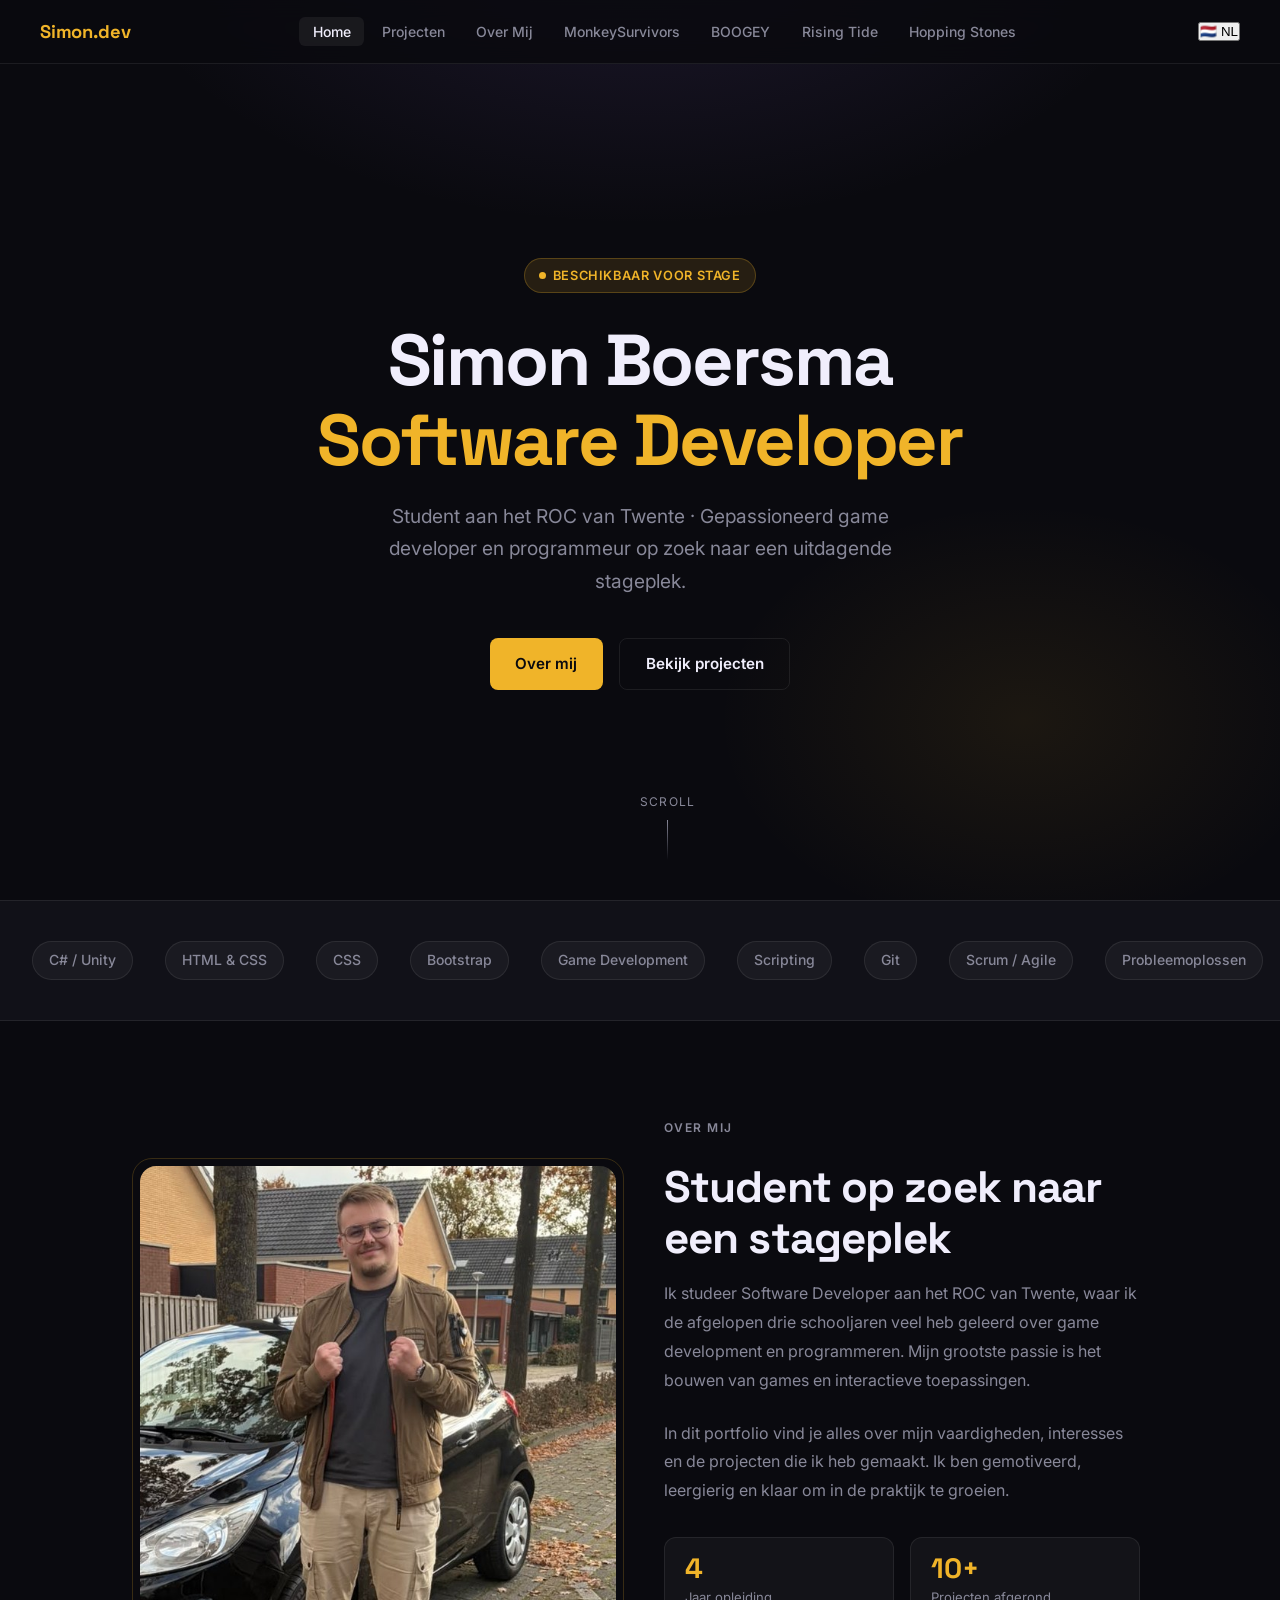
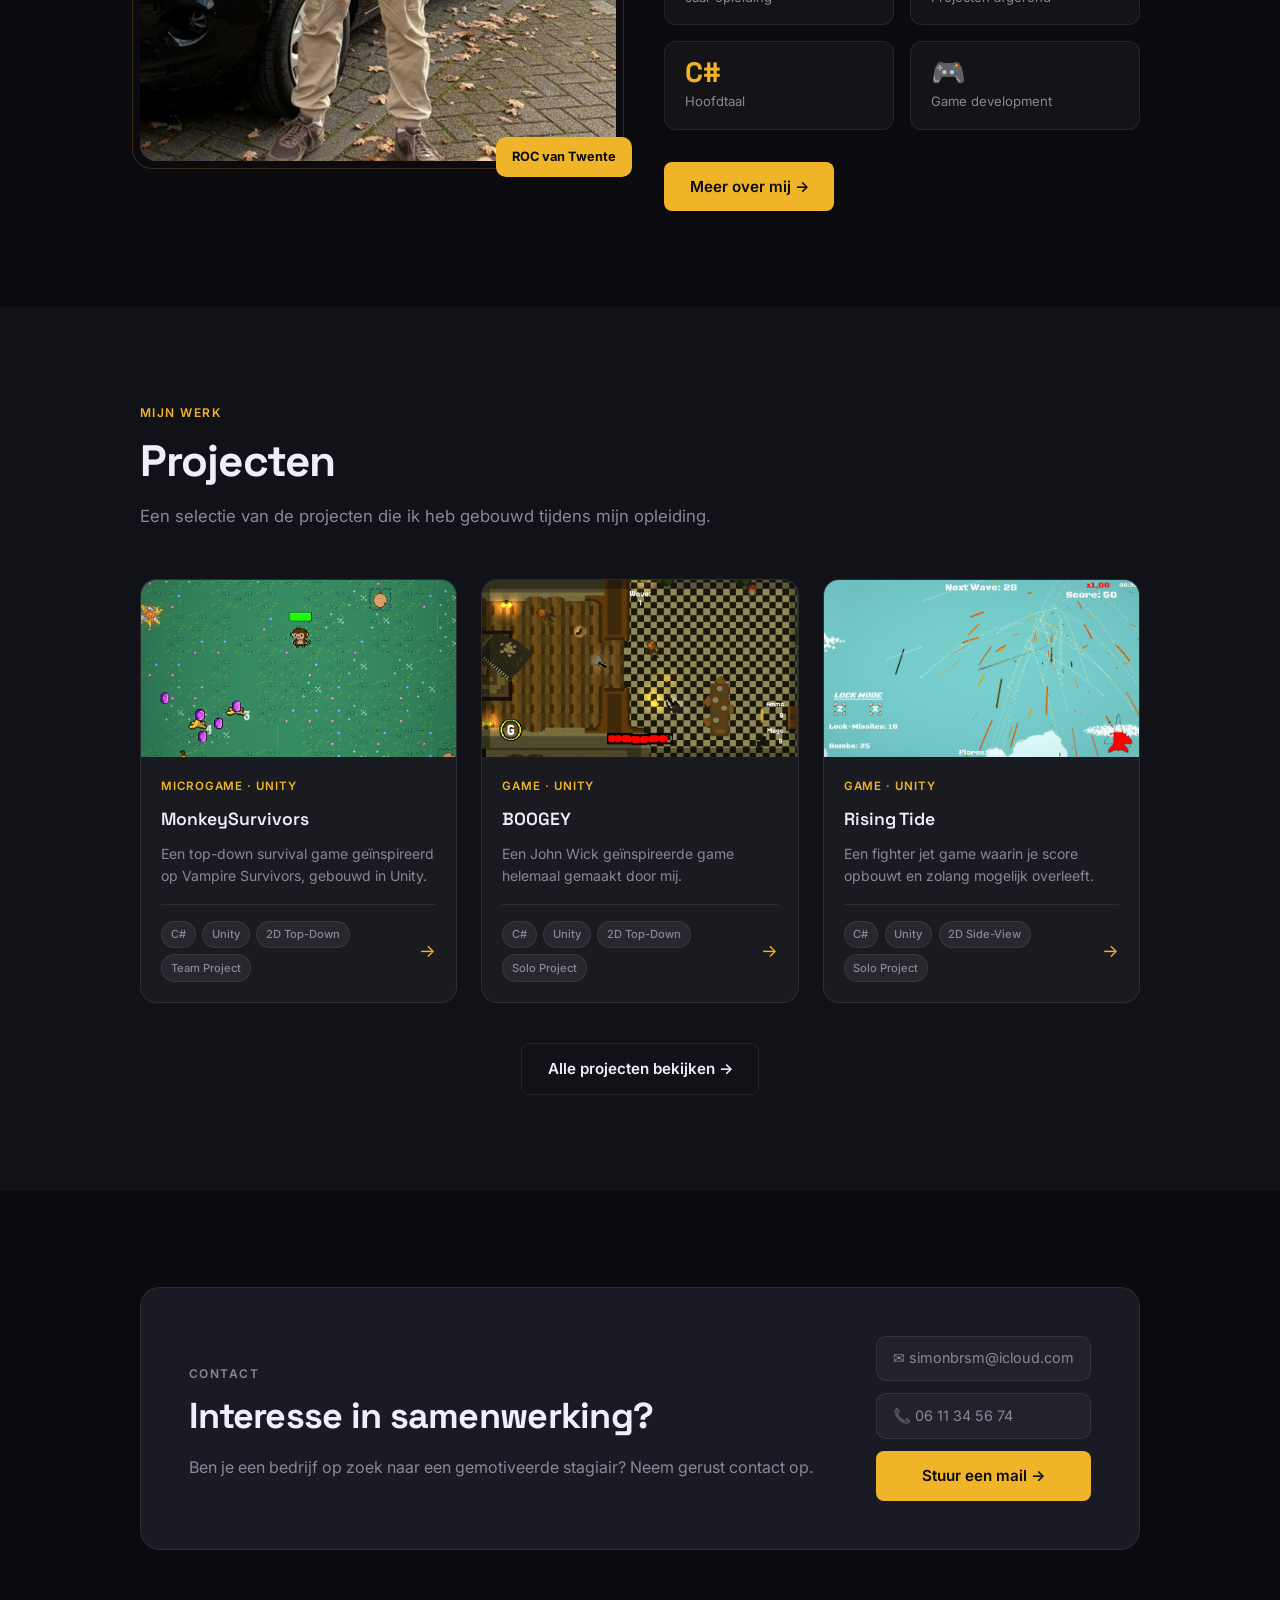
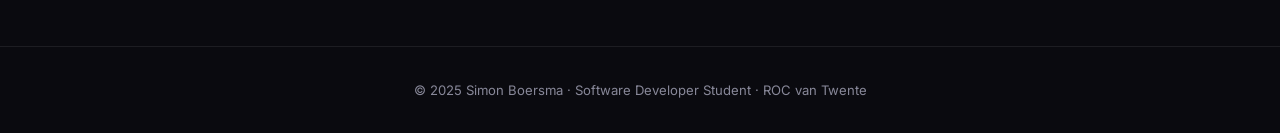
<file: index.html>
<!DOCTYPE html>

<html lang="nl">
<head>
  <meta charset="UTF-8">
  <title>Portfolio Simon Boersma</title>
  <link rel="icon" href="Images/favicon.ico" type="image/x-icon">
  <meta name="viewport" content="width=device-width, initial-scale=1.0">
  <link href="https://fonts.googleapis.com/css2?family=Inter:wght@300;400;500;600;700&family=Space+Grotesk:wght@400;600;700&display=swap" rel="stylesheet">
  <link rel="stylesheet" href="style.css">
  <style>
    /* ── HOMEPAGE-ONLY STIJLEN ── */

/* Hero */
.hero {
  min-height: 100vh;
  display: flex;
  flex-direction: column;
  align-items: center;
  justify-content: center;
  text-align: center;
  padding: 7rem 2rem 4rem;
  position: relative;
  overflow: hidden;
}
.hero-bg {
  position: absolute;
  inset: 0;
  background:
    radial-gradient(ellipse 60% 50% at 50% -10%, rgba(124,92,191,0.18) 0%, transparent 70%),
    radial-gradient(ellipse 40% 40% at 80% 80%, rgba(240,180,41,0.08) 0%, transparent 60%);
  pointer-events: none;
}
.hero-badge {
  display: inline-flex;
  align-items: center;
  gap: 0.4rem;
  background: rgba(240,180,41,0.12);
  border: 1px solid rgba(240,180,41,0.25);
  color: var(--accent);
  font-size: 0.8rem;
  font-weight: 600;
  letter-spacing: 0.05em;
  text-transform: uppercase;
  padding: 0.35rem 0.9rem;
  border-radius: 100px;
  margin-bottom: 1.75rem;
  animation: fadeUp 0.6s ease both;
}
.hero-badge-dot {
  width: 7px; height: 7px;
  background: var(--accent);
  border-radius: 50%;
  animation: pulse 2s infinite;
}
h1.hero-title {
  font-family: 'Space Grotesk', sans-serif;
  font-size: clamp(2.5rem, 6vw, 4.5rem);
  font-weight: 700;
  line-height: 1.1;
  letter-spacing: -0.03em;
  margin-bottom: 1.25rem;
  animation: fadeUp 0.6s 0.1s ease both;
}
.hero-title .accent { color: var(--accent); }
.hero-sub {
  font-size: clamp(1rem, 2vw, 1.2rem);
  color: var(--muted);
  max-width: 560px;
  margin: 0 auto 2.5rem;
  animation: fadeUp 0.6s 0.2s ease both;
}
.hero-cta {
  display: flex;
  gap: 1rem;
  justify-content: center;
  flex-wrap: wrap;
  animation: fadeUp 0.6s 0.3s ease both;
}
.hero-scroll {
  position: absolute;
  bottom: 2.5rem;
  left: 50%;
  transform: translateX(-50%);
  display: flex;
  flex-direction: column;
  align-items: center;
  gap: 0.5rem;
  color: var(--muted);
  font-size: 0.75rem;
  letter-spacing: 0.1em;
  text-transform: uppercase;
  animation: fadeUp 0.6s 0.5s ease both;
}
.scroll-line {
  width: 1px;
  height: 40px;
  background: linear-gradient(to bottom, var(--muted), transparent);
  animation: scrollLine 1.5s infinite;
}

/* About */
.about-grid {
  display: grid;
  grid-template-columns: 1fr 1fr;
  gap: 3rem;
  align-items: center;
}
.about-photo-wrap { position: relative; }
.about-photo {
  width: 100%;
  aspect-ratio: 4/5;
  object-fit: cover;
  border-radius: 16px;
  display: block;
  background: var(--bg3);
}
.about-photo-placeholder {
  width: 100%;
  aspect-ratio: 4/5;
  background: var(--bg3);
  border-radius: 16px;
  display: none;
  align-items: center;
  justify-content: center;
  font-size: 4rem;
}
.about-photo-frame {
  position: absolute;
  inset: -8px;
  border: 1px solid rgba(240,180,41,0.2);
  border-radius: 20px;
  pointer-events: none;
}
.about-photo-badge {
  position: absolute;
  bottom: -1rem;
  right: -1rem;
  background: var(--accent);
  color: #0a0a0f;
  font-weight: 700;
  font-size: 0.8rem;
  padding: 0.6rem 1rem;
  border-radius: 10px;
}
.about-text p { color: var(--muted); margin-bottom: 1.5rem; line-height: 1.8; }
.about-stats {
  display: grid;
  grid-template-columns: 1fr 1fr;
  gap: 1rem;
  margin-top: 2rem;
}

/* Projects */
.projects { background: var(--bg2); }
.projects-grid {
  display: grid;
  grid-template-columns: repeat(auto-fit, minmax(280px, 1fr));
  gap: 1.5rem;
}

/* Contact */
.contact-card {
  background: var(--bg3);
  border: 1px solid var(--border);
  border-radius: 20px;
  padding: 3rem;
  display: grid;
  grid-template-columns: 1fr auto;
  gap: 2rem;
  align-items: center;
}
.contact-info p { color: var(--muted); margin-top: 0.5rem; }
.contact-actions { display: flex; flex-direction: column; gap: 0.75rem; }
.contact-item {
  display: flex;
  align-items: center;
  gap: 0.6rem;
  font-size: 0.9rem;
  color: var(--muted);
  text-decoration: none;
  padding: 0.6rem 1rem;
  background: var(--card-bg);
  border: 1px solid var(--border);
  border-radius: 10px;
  transition: color 0.2s, border-color 0.2s;
  white-space: nowrap;
}
.contact-item:hover { color: var(--text); border-color: rgba(255,255,255,0.2); }

@media (max-width: 700px) {
  .about-grid { grid-template-columns: 1fr; }
  .about-photo-wrap { max-width: 280px; margin: 0 auto; }
  .contact-card { grid-template-columns: 1fr; }
}

  </style>
</head>
<body>

<!-- NAVBAR -->

<nav id="navbar">
  <a class="nav-logo" href="index.html">Simon.dev</a>
  <button class="hamburger" id="hamburger" aria-label="Menu openen">
    <span></span><span></span><span></span>
  </button>
  <ul class="nav-links" id="nav-links">
    <li><a href="index.html" data-nl="Home" data-en="Home">Home</a></li>
    <li><a href="myprojects.html" data-nl="Projecten" data-en="Projects">Projecten</a></li>
    <li><a href="aboutme.html" data-nl="Over Mij" data-en="About Me">Over Mij</a></li>
    <li><a href="MonkeySurvivors.html" data-nl="MonkeySurvivors" data-en="MonkeySurvivors">MonkeySurvivors</a></li>
    <li><a href="Boogey.html" data-nl="BOOGEY" data-en="BOOGEY">BOOGEY</a></li>
    <li><a href="Rising-Tide.html" data-nl="Rising Tide" data-en="Rising Tide">Rising Tide</a></li>
    <li><a href="Robloxgame.html" data-nl="Hopping Stones" data-en="Hopping Stones">Hopping Stones</a></li>
  </ul>

  <button id="language-toggle" class="language-toggle" type="button">
  🇳🇱 NL
</button>
</nav>

<!-- HERO -->

<section class="hero">
  <div class="hero-bg"></div>
  <div class="hero-badge">
    <span class="hero-badge-dot"></span>
    <span data-nl="Beschikbaar voor stage" data-en="Available for internship">Beschikbaar voor stage</span>
  </div>
  <h1 class="hero-title">
    Simon Boersma<br>
    <span class="accent">Software Developer</span>
  </h1>
  <p class="hero-sub"
     data-nl="Student aan het ROC van Twente · Gepassioneerd game developer en programmeur op zoek naar een uitdagende stageplek."
     data-en="Software Development student at ROC van Twente · Passionate game developer and programmer looking for a challenging internship.">
    Student aan het ROC van Twente · Gepassioneerd game developer en programmeur op zoek naar een stageplek.
  </p>
  <div class="hero-cta">
    <a class="btn btn-primary"
       href="aboutme.html"
       data-nl="Over mij"
       data-en="About me">
      Over mij
    </a>
    <a class="btn btn-outline"
       href="myprojects.html"
       data-nl="Bekijk projecten"
       data-en="View projects">
      Bekijk projecten
    </a>
  </div>
  <div class="hero-scroll">
    <span data-nl="Scroll" data-en="Scroll">Scroll</span>
    <div class="scroll-line"></div>
  </div>
</section>

<!-- SKILLS MARQUEE -->

<div class="skills-strip">
  <div class="skills-track">
    <span class="skill-tag">C# / Unity</span>
    <span class="skill-tag">HTML &amp; CSS</span>
    <span class="skill-tag">CSS</span>
    <span class="skill-tag">Bootstrap</span>
    <span class="skill-tag">Game Development</span>
    <span class="skill-tag">Scripting</span>
    <span class="skill-tag">Git</span>
    <span class="skill-tag">Scrum / Agile</span>
    <span class="skill-tag" data-nl="Probleemoplossen" data-en="Problem Solving">Probleemoplossen</span>
    <span class="skill-tag">Team player</span>

<!-- duplicaat voor naadloze loop -->
<span class="skill-tag">C# / Unity</span>
<span class="skill-tag">HTML &amp; CSS</span>
<span class="skill-tag">CSS</span>
<span class="skill-tag">Bootstrap</span>
<span class="skill-tag">Game Development</span>
<span class="skill-tag">Scripting</span>
<span class="skill-tag">Git</span>
<span class="skill-tag">Scrum / Agile</span>
<span class="skill-tag" data-nl="Probleemoplossen" data-en="Problem Solving">Probleemoplossen</span>
<span class="skill-tag">Team player</span>

  </div>
</div>

<!-- ABOUT -->

<section id="about">
  <div class="container">
    <div class="about-grid">
      <div class="about-photo-wrap reveal">
        <img src="Images/NBFoto2.jpg" alt="Simon Boersma" class="about-photo"
             onerror="this.style.display='none';this.nextElementSibling.style.display='flex'">
        <div class="about-photo-placeholder">👨‍💻</div>
        <div class="about-photo-frame"></div>
        <div class="about-photo-badge">ROC van Twente</div>
      </div>
      <div class="about-text">
        <p class="section-label reveal"
           data-nl="Over mij"
           data-en="About me">
          Over mij
        </p>
        <h2 class="section-title reveal reveal-delay-1"
            data-nl="Student op zoek naar een stageplek"
            data-en="Student looking for an internship">
          Student op zoek naar<br>een stageplek
        </h2>
        <p class="reveal reveal-delay-2"
           data-nl="Ik studeer Software Developer aan het ROC van Twente, waar ik de afgelopen drie schooljaren veel heb geleerd over game development en programmeren. Mijn grootste passie is het bouwen van games en interactieve toepassingen."
           data-en="I study Software Development at ROC van Twente, where I have learned a lot about game development and programming over the past four school years. My biggest passion is building games and interactive applications.">
          Ik studeer Software Developer aan het ROC van Twente, waar ik de afgelopen vier schooljaren veel heb geleerd over game development en programmeren. Mijn grootste passie is het bouwen van games en interactieve toepassingen.
        </p>
        <p class="reveal reveal-delay-3"
           data-nl="In dit portfolio vind je alles over mijn vaardigheden, interesses en de projecten die ik heb gemaakt. Ik ben gemotiveerd, leergierig en klaar om in de praktijk te groeien."
           data-en="In this portfolio you can find everything about my skills, interests and the projects I have created. I am motivated, eager to learn and ready to grow in a professional environment.">
          In dit portfolio vind je alles over mijn vaardigheden, interesses en de projecten die ik heb gemaakt. Ik ben gemotiveerd, leergierig en klaar om in de praktijk te groeien.
        </p>
        <div class="about-stats reveal reveal-delay-3">
          <div class="stat-card">
            <div class="stat-number">4</div>
            <div class="stat-label"
                 data-nl="Jaar opleiding"
                 data-en="Years of education">
              Jaar opleiding
            </div>
          </div>
          <div class="stat-card">
            <div class="stat-number">10+</div>
            <div class="stat-label"
                 data-nl="Projecten afgerond"
                 data-en="Projects completed">
              Projecten afgerond
            </div>
          </div>
          <div class="stat-card">
            <div class="stat-number">C#</div>
            <div class="stat-label"
                 data-nl="Hoofdtaal"
                 data-en="Main language">
              Hoofdtaal
            </div>
          </div>
          <div class="stat-card">
            <div class="stat-number">🎮</div>
            <div class="stat-label"
                 data-nl="Game development"
                 data-en="Game development">
              Game development
            </div>
          </div>
        </div>
        <div style="margin-top:2rem;" class="reveal reveal-delay-3">
          <a class="btn btn-primary"
             href="aboutme.html"
             data-nl="Meer over mij →"
             data-en="More about me →">
            Meer over mij →
          </a>
        </div>
      </div>
    </div>
  </div>
</section>

<!-- PROJECTS -->

<section class="projects" id="projects">
  <div class="container">
    <p class="section-label reveal"
       data-nl="Mijn werk"
       data-en="My work">
      Mijn werk
    </p>
    <h2 class="section-title reveal reveal-delay-1"
        data-nl="Projecten"
        data-en="Projects">
      Projecten
    </h2>
    <p class="section-body reveal reveal-delay-2"
       data-nl="Een selectie van de projecten die ik heb gebouwd tijdens mijn opleiding."
       data-en="A selection of the projects I built during my education.">
      Een selectie van de projecten die ik heb gebouwd tijdens mijn opleiding.
    </p>

<div class="projects-grid">

  <a class="project-card reveal" href="MonkeySurvivors.html">
    <img src="Images/MonkeyGame.jpg" alt="MonkeySurvivors" class="project-img">
    <div class="project-body">
      <div class="project-tag">MicroGame · Unity</div>
      <div class="project-title">MonkeySurvivors</div>
      <div class="project-desc"
           data-nl="Een top-down survival game geïnspireerd op Vampire Survivors, gebouwd in Unity."
           data-en="A top-down survival game inspired by Vampire Survivors, built in Unity.">
        Een top-down survival game geïnspireerd op Vampire Survivors, gebouwd in Unity.
      </div>
      <div class="project-footer">
        <div class="project-chips">
          <span class="chip">C#</span>
          <span class="chip">Unity</span>
          <span class="chip">2D Top-Down</span>
          <span class="chip">Team Project</span>
        </div>
        <span class="project-arrow">→</span>
      </div>
    </div>
  </a>

  <a class="project-card reveal reveal-delay-1" href="Boogey.html">
    <img src="Images/BoogeyInGame.png" alt="Boogey" class="project-img">
    <div class="project-body">
      <div class="project-tag">Game · Unity</div>
      <div class="project-title">BOOGEY</div>
      <div class="project-desc"
           data-nl="Een John Wick geïnspireerde game helemaal gemaakt door mij."
           data-en="A John Wick-inspired game completely made by me.">
        Een John Wick geïnspireerde game helemaal gemaakt door mij.
      </div>
      <div class="project-footer">
        <div class="project-chips">
          <span class="chip">C#</span>
          <span class="chip">Unity</span>
          <span class="chip">2D Top-Down</span>
          <span class="chip">Solo Project</span>
        </div>
        <span class="project-arrow">→</span>
      </div>
    </div>
  </a>

  <a class="project-card reveal reveal-delay-2" href="Rising-Tide.html">
    <img src="Images/RisingTideGameplay2.png" alt="Rising Tide" class="project-img">
    <div class="project-body">
      <div class="project-tag">Game · Unity</div>
      <div class="project-title">Rising Tide</div>
      <div class="project-desc"
           data-nl="Een fighter jet game waarin je score opbouwt en zolang mogelijk overleeft."
           data-en="A fighter jet game where you build your score and survive for as long as possible.">
        Een fighter jet game waarin je score opbouwt en zolang mogelijk overleeft.
      </div>
      <div class="project-footer">
        <div class="project-chips">
          <span class="chip">C#</span>
          <span class="chip">Unity</span>
          <span class="chip">2D Side-View</span>
          <span class="chip">Solo Project</span>
        </div>
        <span class="project-arrow">→</span>
      </div>
    </div>
  </a>

</div>

<div style="text-align:center;margin-top:2.5rem;" class="reveal">
  <a class="btn btn-outline"
     href="myprojects.html"
     data-nl="Alle projecten bekijken →"
     data-en="View all projects →">
    Alle projecten bekijken →
  </a>
</div>

  </div>
</section>

<!-- CONTACT -->

<section id="contact">
  <div class="container">
    <div class="contact-card reveal">
      <div class="contact-info">
        <p class="section-label"
           data-nl="Contact"
           data-en="Contact">
          Contact
        </p>
        <h2 class="section-title"
            style="font-size:clamp(1.5rem,3vw,2.25rem);"
            data-nl="Interesse in samenwerking?"
            data-en="Interested in working together?">
          Interesse in samenwerking?
        </h2>
        <p
          data-nl="Ben je een bedrijf op zoek naar een gemotiveerde stagiair? Neem gerust contact op."
          data-en="Are you a company looking for a motivated intern? Feel free to get in touch.">
          Ben je een bedrijf op zoek naar een gemotiveerde stagiair? Neem gerust contact op.
        </p>
      </div>
      <div class="contact-actions">
        <a class="contact-item" href="mailto:simonbrsm@icloud.com">✉ simonbrsm@icloud.com</a>
        <a class="contact-item" href="tel:0611345674">📞 06 11 34 56 74</a>
        <a class="btn btn-primary"
           href="mailto:simonbrsm@icloud.com"
           style="justify-content:center;"
           data-nl="Stuur een mail →"
           data-en="Send an email →">
          Stuur een mail →
        </a>
      </div>
    </div>
  </div>
</section>

<!-- FOOTER -->

<footer>
  <p
    data-nl="© 2025 Simon Boersma · Software Developer Student · ROC van Twente"
    data-en="© 2025 Simon Boersma · Software Development Student · ROC van Twente">
    © 2025 Simon Boersma · Software Developer Student · ROC van Twente
  </p>
</footer>

<script src="main.js" defer></script>

</body>
</html>
</file>
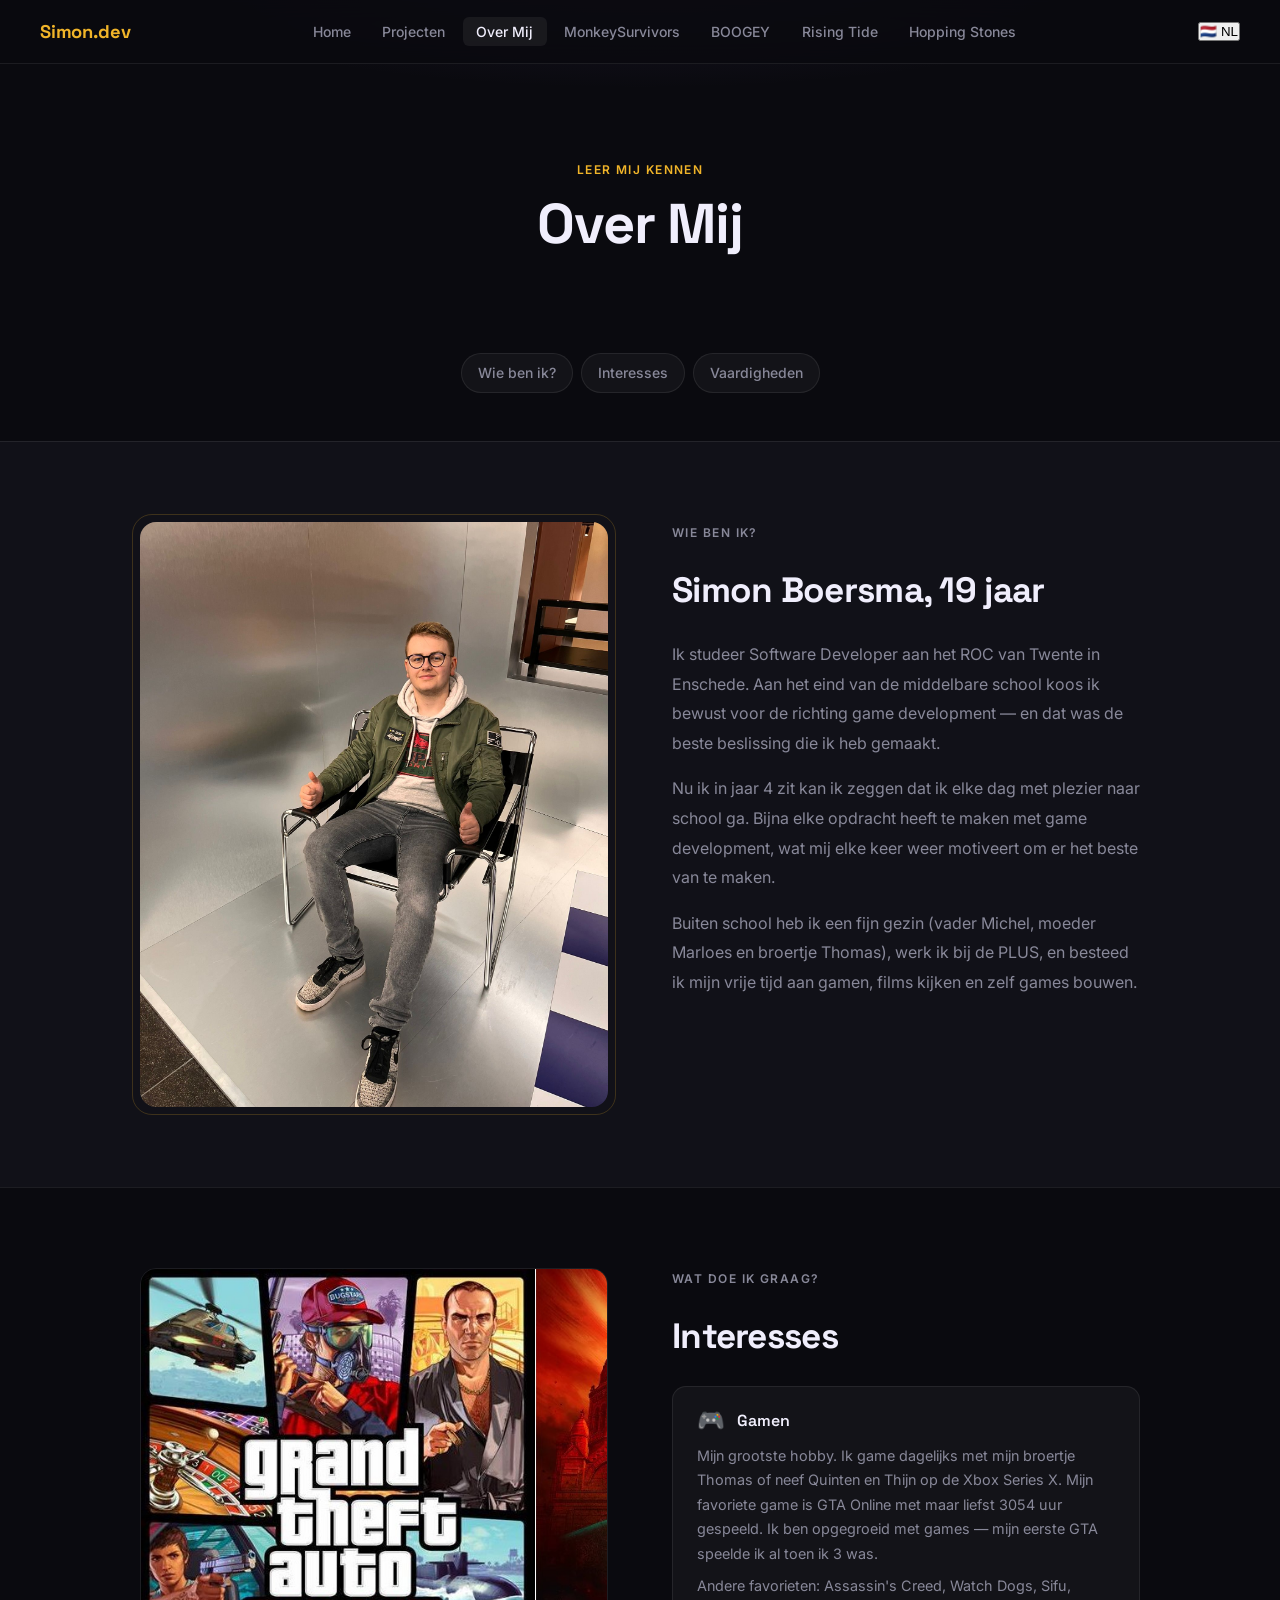
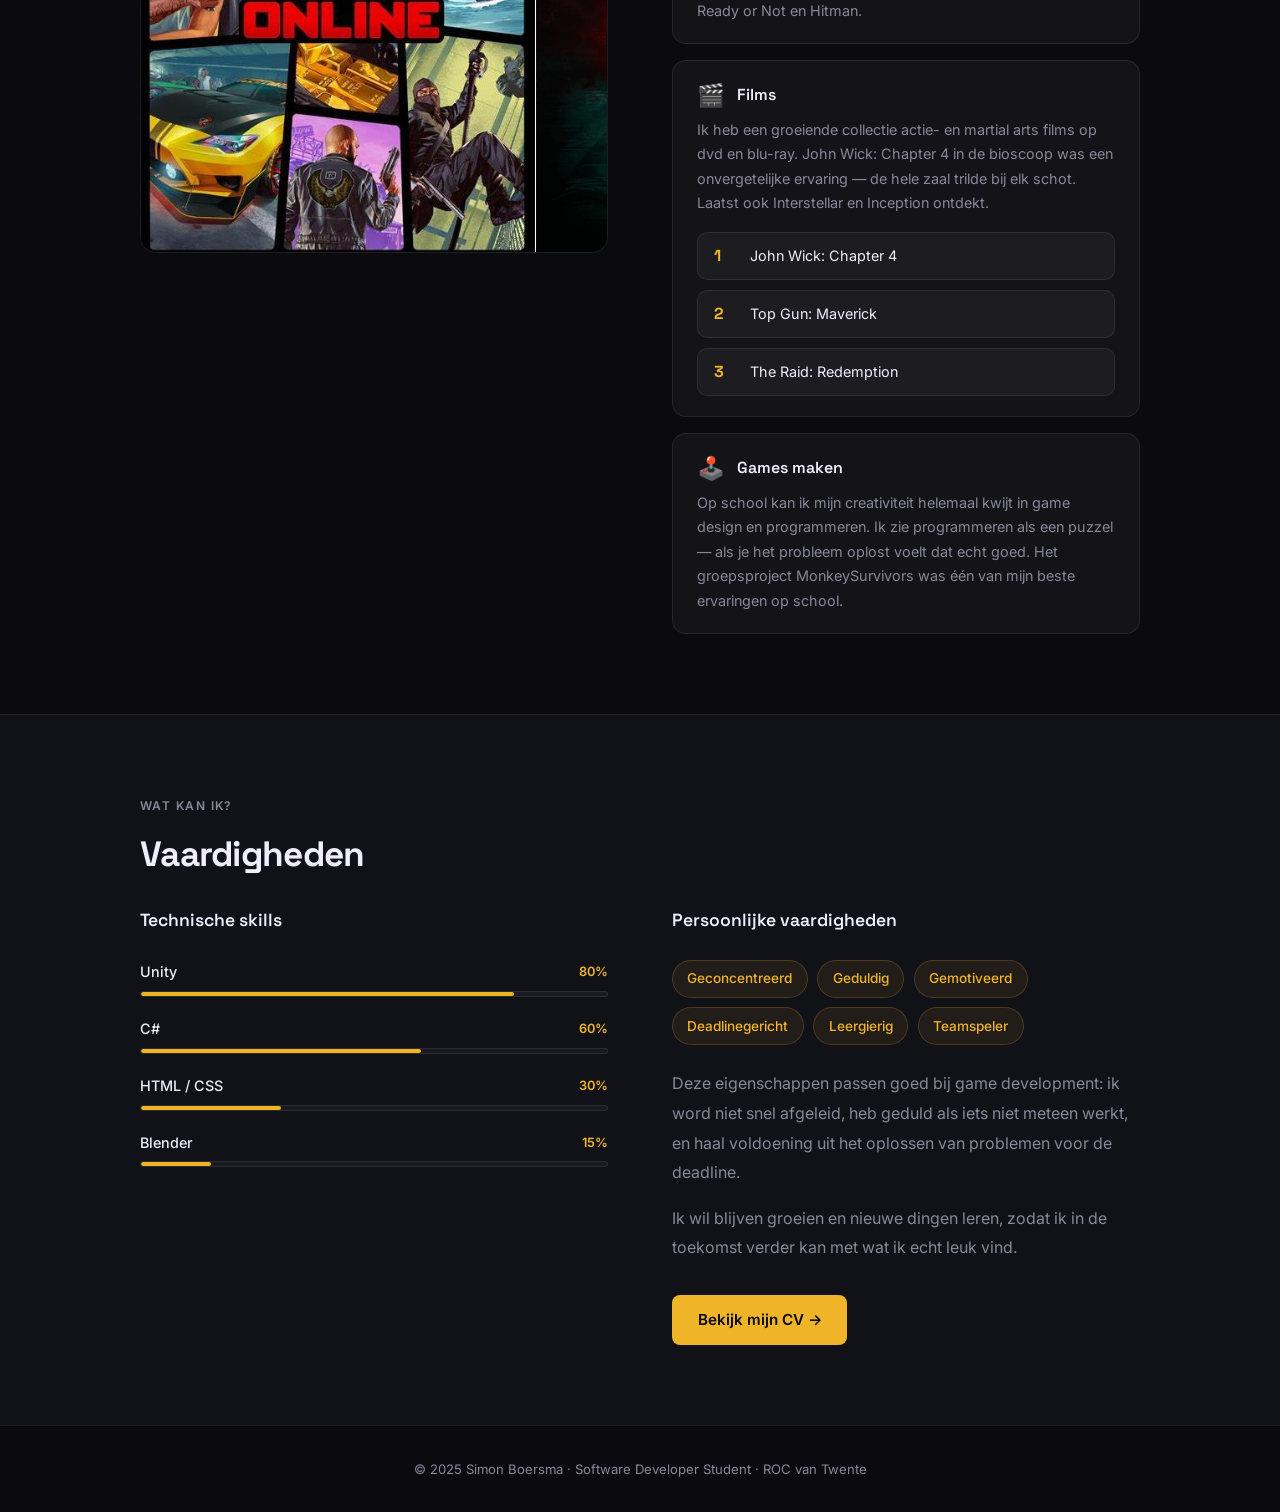
<file: aboutme.html>
<!DOCTYPE html>

<html lang="nl">

<head>

  <meta charset="UTF-8">

  <title>Over Mij · Simon Boersma</title>

  <link rel="icon" href="Images/favicon5.ico" type="image/x-icon">

  <meta name="viewport" content="width=device-width, initial-scale=1.0">

  <link href="https://fonts.googleapis.com/css2?family=Inter:wght@300;400;500;600;700&family=Space+Grotesk:wght@400;600;700&display=swap" rel="stylesheet">

  <link rel="stylesheet" href="style.css">

  <style>

    /* ── PAGE HERO ── */

    .page-hero {
      padding: 10rem 2rem 5rem;
      text-align: center;
      position: relative;
      overflow: hidden;
    }

    .page-hero-bg {
      position: absolute;
      inset: 0;
      background: radial-gradient(ellipse 60% 50% at 50% -10%, rgba(124,92,191,0.15) 0%, transparent 70%);
      pointer-events: none;
    }

    /* ── SUB-NAV ── */

    .sub-nav {
      display: flex;
      justify-content: center;
      gap: 0.5rem;
      padding: 0 2rem 3rem;
      flex-wrap: wrap;
    }

    .sub-nav a {
      color: var(--muted);
      text-decoration: none;
      font-size: 0.875rem;
      font-weight: 500;
      padding: 0.45rem 1rem;
      border-radius: 100px;
      border: 1px solid var(--border);
      background: var(--card-bg);
      transition: color 0.2s, border-color 0.2s, background 0.2s;
    }

    .sub-nav a:hover {
      color: var(--text);
      border-color: rgba(255,255,255,0.2);
      background: rgba(255,255,255,0.06);
    }

    /* ── SECTIONS ── */

    .about-section {
      padding: 5rem 2rem;
      border-top: 1px solid var(--border);
    }

    .about-section:nth-child(even) {
      background: var(--bg2);
    }

    .about-grid {
      display: grid;
      grid-template-columns: 1fr 1fr;
      gap: 4rem;
      align-items: start;
    }

    .about-grid.reverse {
      direction: rtl;
    }

    .about-grid.reverse > * {
      direction: ltr;
    }

    .about-section h2 {
      font-family: 'Space Grotesk', sans-serif;
      font-size: clamp(1.6rem, 3vw, 2.2rem);
      font-weight: 700;
      letter-spacing: -0.02em;
      margin-bottom: 1.25rem;
    }

    .about-section p {
      color: var(--muted);
      line-height: 1.85;
      margin-bottom: 1rem;
    }

    .about-section p:last-child {
      margin-bottom: 0;
    }

    /* Interest cards */

    .interest-cards {
      display: grid;
      grid-template-columns: 1fr;
      gap: 1rem;
    }

    .interest-card {
      background: var(--card-bg);
      border: 1px solid var(--border);
      border-radius: 14px;
      padding: 1.25rem 1.5rem;
      transition: border-color 0.2s;
    }

    .interest-card:hover {
      border-color: rgba(255,255,255,0.2);
    }

    .interest-card-header {
      display: flex;
      align-items: center;
      gap: 0.75rem;
      margin-bottom: 0.6rem;
    }

    .interest-icon {
      font-size: 1.4rem;
      line-height: 1;
    }

    .interest-title {
      font-family: 'Space Grotesk', sans-serif;
      font-size: 1rem;
      font-weight: 600;
    }

    .interest-card p {
      font-size: 0.9rem;
      color: var(--muted);
      margin: 0;
      line-height: 1.7;
    }

    /* Top 3 */

    .top3 {
      display: flex;
      flex-direction: column;
      gap: 0.6rem;
      margin-top: 1rem;
    }

    .top3-item {
      display: flex;
      align-items: center;
      gap: 0.75rem;
      padding: 0.6rem 1rem;
      background: var(--card-bg);
      border: 1px solid var(--border);
      border-radius: 10px;
      font-size: 0.9rem;
    }

    .top3-rank {
      font-family: 'Space Grotesk', sans-serif;
      font-size: 1rem;
      font-weight: 700;
      color: var(--accent);
      min-width: 1.5rem;
    }

    /* Skill bars */

    .skills-list {
      display: flex;
      flex-direction: column;
      gap: 1.25rem;
    }

    .skill-row {
      display: flex;
      flex-direction: column;
      gap: 0.4rem;
    }

    .skill-header {
      display: flex;
      justify-content: space-between;
      align-items: center;
    }

    .skill-name {
      font-size: 0.9rem;
      font-weight: 500;
    }

    .skill-pct {
      font-size: 0.8rem;
      color: var(--accent);
      font-weight: 600;
    }

    .skill-bar-bg {
      height: 6px;
      background: var(--card-bg);
      border-radius: 100px;
      overflow: hidden;
      border: 1px solid var(--border);
    }

    .skill-bar-fill {
      height: 100%;
      border-radius: 100px;
      background: var(--accent);
      width: 0;
      transition: width 1.2s cubic-bezier(0.4, 0, 0.2, 1);
    }

    .skill-bar-fill.animate {
      width: var(--target-width);
    }

    /* Soft skills */

    .soft-skills {
      display: flex;
      flex-wrap: wrap;
      gap: 0.6rem;
      margin-top: 0.5rem;
    }

    .soft-skill-tag {
      font-size: 0.85rem;
      font-weight: 500;
      padding: 0.4rem 0.9rem;
      background: rgba(240,180,41,0.08);
      border: 1px solid rgba(240,180,41,0.2);
      color: var(--accent);
      border-radius: 100px;
    }

    /* Photo */

    .profile-photo {
      width: 100%;
      border-radius: 16px;
      display: block;
      background: var(--bg3);
      object-fit: cover;
      aspect-ratio: 4/5;
    }

    .profile-photo-wrap {
      position: relative;
    }

    .profile-photo-frame {
      position: absolute;
      inset: -8px;
      border: 1px solid rgba(240,180,41,0.2);
      border-radius: 20px;
      pointer-events: none;
    }

    @media (max-width: 700px) {
      .about-grid,
      .about-grid.reverse {
        grid-template-columns: 1fr;
        direction: ltr;
      }
    }

    /* ── SLIDING IMAGE EFFECT ── */

    .image-slide-wrapper {
      width: 100%;
      border-radius: 16px;
      overflow: hidden;
      border: 1px solid var(--border);
      aspect-ratio: 4/5;
      position: relative;
    }

    /* de echte image */

    .sliding-image {
      height: 100%;
      width: auto;
      min-width: 140%;
      object-fit: cover;
      position: absolute;
      top: 0;
      left: 0;
      animation: slideHorizontal 8s ease-in-out infinite alternate;
    }

    /* animatie heen en weer */

    @keyframes slideHorizontal {
      0% {
        transform: translateX(0%);
      }

      100% {
        transform: translateX(-25%);
      }
    }

    /* optioneel: minder beweging voor mensen met motion sensitivity */

    @media (prefers-reduced-motion: reduce) {
      .sliding-image {
        animation: none;
        transform: none;
      }
    }

  </style>

</head>

<body>

<!-- NAVBAR -->

<nav id="navbar">

  <a class="nav-logo" href="index.html">Simon.dev</a>

  <button class="hamburger" id="hamburger" aria-label="Menu openen">
    <span></span><span></span><span></span>
  </button>

  <ul class="nav-links" id="nav-links">

    <li>
      <a href="index.html" data-nl="Home" data-en="Home">Home</a>
    </li>

    <li>
      <a href="myprojects.html" data-nl="Projecten" data-en="Projects">Projecten</a>
    </li>

    <li>
      <a href="aboutme.html" data-nl="Over Mij" data-en="About Me">Over Mij</a>
    </li>

    <li>
      <a href="MonkeySurvivors.html">MonkeySurvivors</a>
    </li>

    <li>
      <a href="Boogey.html">BOOGEY</a>
    </li>

    <li>
      <a href="Rising-Tide.html">Rising Tide</a>
    </li>

    <li><a href="Robloxgame.html" data-nl="Hopping Stones" data-en="Hopping Stones">Hopping Stones</a></li>

  </ul>

  <button id="language-toggle" class="language-toggle">🇳🇱 NL</button>

</nav>

<!-- PAGE HERO -->

<div class="page-hero">

  <div class="page-hero-bg"></div>

  <p class="section-label"
     style="animation: fadeUp 0.5s ease both;"
     data-nl="Leer mij kennen"
     data-en="Get to know me">

    Leer mij kennen

  </p>

  <h1 class="section-title"
      style="font-size:clamp(2rem,5vw,3.5rem); animation: fadeUp 0.5s 0.1s ease both;"
      data-nl="Over Mij"
      data-en="About Me">

    Over Mij

  </h1>

</div>

<!-- SUB-NAV -->

<div class="sub-nav">

  <a href="#wie" data-nl="Wie ben ik?" data-en="Who am I?">Wie ben ik?</a>

  <a href="#interesses" data-nl="Interesses" data-en="Interests">Interesses</a>

  <a href="#vaardigheden" data-nl="Vaardigheden" data-en="Skills">Vaardigheden</a>

</div>

<!-- WIE BEN IK -->

<section class="about-section" id="wie">

  <div class="container">

    <div class="about-grid">

      <div class="profile-photo-wrap reveal">

        <img src="Images/NBFoto.jpg"
             alt="Simon Boersma"
             class="profile-photo"
             onerror="this.style.display='none'">

        <div class="profile-photo-frame"></div>

      </div>

      <div class="reveal reveal-delay-1">

        <p class="section-label"
           data-nl="Wie ben ik?"
           data-en="Who am I?">

          Wie ben ik?

        </p>

        <h2
          data-nl="Simon Boersma, 19 jaar"
          data-en="Simon Boersma, 19 years old">

          Simon Boersma, 19 jaar

        </h2>

        <p
          data-nl="Ik studeer Software Developer aan het ROC van Twente in Enschede. Aan het eind van de middelbare school koos ik bewust voor de richting game development — en dat was de beste beslissing die ik heb gemaakt."
          data-en="I study Software Development at ROC van Twente in Enschede. At the end of secondary school, I consciously chose to focus on game development — and it was the best decision I have made.">

          Ik studeer Software Developer aan het ROC van Twente in Enschede. Aan het eind van de middelbare school koos ik bewust voor de richting game development — en dat was de beste beslissing die ik heb gemaakt.

        </p>

        <p
          data-nl="Nu ik in jaar 4 zit kan ik zeggen dat ik elke dag met plezier naar school ga. Bijna elke opdracht heeft te maken met game development, wat mij elke keer weer motiveert om er het beste van te maken."
          data-en="Now that I am in my fourth year, I can say that I enjoy going to school every day. Almost every assignment is related to game development, which motivates me to do my best every time.">

          Nu ik in jaar 4 zit kan ik zeggen dat ik elke dag met plezier naar school ga. Bijna elke opdracht heeft te maken met game development, wat mij elke keer weer motiveert om er het beste van te maken.

        </p>

        <p
          data-nl="Buiten school heb ik een fijn gezin (vader Michel, moeder Marloes en broertje Thomas), werk ik bij de PLUS, en besteed ik mijn vrije tijd aan gamen, films kijken en zelf games bouwen."
          data-en="Outside of school, I have a great family (my father Michel, my mother Marloes and my younger brother Thomas), I work at PLUS, and I spend my free time gaming, watching movies and creating my own games.">

          Buiten school heb ik een fijn gezin (vader Michel, moeder Marloes en broertje Thomas), werk ik bij de PLUS, en besteed ik mijn vrije tijd aan gamen, films kijken en zelf games bouwen.

        </p>

      </div>

    </div>

  </div>

</section>

<!-- INTERESSES -->

<section class="about-section" id="interesses">

  <div class="container">

    <div class="about-grid reverse">

      <div class="reveal reveal-delay-1">

        <p class="section-label"
           data-nl="Wat doe ik graag?"
           data-en="What do I enjoy?">

          Wat doe ik graag?

        </p>

        <h2 data-nl="Interesses" data-en="Interests">Interesses</h2>

        <div class="interest-cards">

          <div class="interest-card">

            <div class="interest-card-header">

              <span class="interest-icon">🎮</span>

              <span class="interest-title"
                    data-nl="Gamen"
                    data-en="Gaming">

                Gamen

              </span>

            </div>

            <p
              data-nl="Mijn grootste hobby. Ik game dagelijks met mijn broertje Thomas of neef Quinten en Thijn op de Xbox Series X. Mijn favoriete game is GTA Online met maar liefst 3054 uur gespeeld. Ik ben opgegroeid met games — mijn eerste GTA speelde ik al toen ik 3 was."
              data-en="My biggest hobby. I game daily with my younger brother Thomas or my cousins Quinten and Thijn on the Xbox Series X. My favorite game is GTA Online, with an impressive 3054 hours played. I grew up with games — I played my first GTA when I was only 3 years old.">

              Mijn grootste hobby. Ik game dagelijks met mijn broertje Thomas of neef Quinten en Thijn op de Xbox Series X. Mijn favoriete game is GTA Online met maar liefst 3054 uur gespeeld. Ik ben opgegroeid met games — mijn eerste GTA speelde ik al toen ik 3 was.

            </p>

            <p
              style="margin-top:0.5rem;"
              data-nl="Andere favorieten: Assassin's Creed, Watch Dogs, Sifu, Ready or Not en Hitman."
              data-en="Other favorites: Assassin's Creed, Watch Dogs, Sifu, Ready or Not and Hitman.">

              Andere favorieten: Assassin's Creed, Watch Dogs, Sifu, Ready or Not en Hitman.

            </p>

          </div>

          <div class="interest-card">

            <div class="interest-card-header">

              <span class="interest-icon">🎬</span>

              <span class="interest-title"
                    data-nl="Films"
                    data-en="Movies">

                Films

              </span>

            </div>

            <p
              data-nl="Ik heb een groeiende collectie actie- en martial arts films op dvd en blu-ray. John Wick: Chapter 4 in de bioscoop was een onvergetelijke ervaring — de hele zaal trilde bij elk schot. Laatst ook Interstellar en Inception ontdekt."
              data-en="I have a growing collection of action and martial arts movies on DVD and Blu-ray. Seeing John Wick: Chapter 4 in the cinema was an unforgettable experience — the whole theater shook with every shot. I also recently discovered Interstellar and Inception.">

              Ik heb een groeiende collectie actie- en martial arts films op dvd en blu-ray. John Wick: Chapter 4 in de bioscoop was een onvergetelijke ervaring — de hele zaal trilde bij elk schot. Laatst ook Interstellar en Inception ontdekt.

            </p>

            <div class="top3">

              <div class="top3-item">
                <span class="top3-rank">1</span> John Wick: Chapter 4
              </div>

              <div class="top3-item">
                <span class="top3-rank">2</span> Top Gun: Maverick
              </div>

              <div class="top3-item">
                <span class="top3-rank">3</span> The Raid: Redemption
              </div>

            </div>

          </div>

          <div class="interest-card">

            <div class="interest-card-header">

              <span class="interest-icon">🕹️</span>

              <span class="interest-title"
                    data-nl="Games maken"
                    data-en="Game Development">

                Games maken

              </span>

            </div>

            <p
              data-nl="Op school kan ik mijn creativiteit helemaal kwijt in game design en programmeren. Ik zie programmeren als een puzzel — als je het probleem oplost voelt dat echt goed. Het groepsproject MonkeySurvivors was één van mijn beste ervaringen op school."
              data-en="At school, I can fully express my creativity through game design and programming. I see programming as a puzzle — solving a problem feels really rewarding. The MonkeySurvivors group project was one of my best experiences at school.">

              Op school kan ik mijn creativiteit helemaal kwijt in game design en programmeren. Ik zie programmeren als een puzzel — als je het probleem oplost voelt dat echt goed. Het groepsproject MonkeySurvivors was één van mijn beste ervaringen op school.

            </p>

          </div>

        </div>

      </div>

      <div class="image-slide-wrapper">

        <img src="Images/Interesses.jpg"
             alt="Interesses"
             class="sliding-image">

      </div>

    </div>

  </div>

</section>

<!-- VAARDIGHEDEN -->

<section class="about-section" id="vaardigheden">

  <div class="container">

    <p class="section-label reveal"
       data-nl="Wat kan ik?"
       data-en="What can I do?">

      Wat kan ik?

    </p>

    <h2 class="section-title reveal reveal-delay-1"
        data-nl="Vaardigheden"
        data-en="Skills">

      Vaardigheden

    </h2>

    <div style="display:grid; grid-template-columns:1fr 1fr; gap:4rem; margin-top:2rem;">

      <!-- Technische skills -->

      <div class="reveal reveal-delay-1">

        <h3
          style="font-family:'Space Grotesk',sans-serif; font-size:1.1rem; font-weight:600; margin-bottom:1.5rem;"
          data-nl="Technische skills"
          data-en="Technical skills">

          Technische skills

        </h3>

        <div class="skills-list">

          <div class="skill-row">

            <div class="skill-header">

              <span class="skill-name">Unity</span>

              <span class="skill-pct">80%</span>

            </div>

            <div class="skill-bar-bg">

              <div class="skill-bar-fill" style="--target-width:80%"></div>

            </div>

          </div>

          <div class="skill-row">

            <div class="skill-header">

              <span class="skill-name">C#</span>

              <span class="skill-pct">60%</span>

            </div>

            <div class="skill-bar-bg">

              <div class="skill-bar-fill" style="--target-width:60%"></div>

            </div>

          </div>

          <div class="skill-row">

            <div class="skill-header">

              <span class="skill-name">HTML / CSS</span>

              <span class="skill-pct">30%</span>

            </div>

            <div class="skill-bar-bg">

              <div class="skill-bar-fill" style="--target-width:30%"></div>

            </div>

          </div>

          <div class="skill-row">

            <div class="skill-header">

              <span class="skill-name">Blender</span>

              <span class="skill-pct">15%</span>

            </div>

            <div class="skill-bar-bg">

              <div class="skill-bar-fill" style="--target-width:15%"></div>

            </div>

          </div>

        </div>

      </div>

      <!-- Persoonlijke vaardigheden -->

      <div class="reveal reveal-delay-2">

        <h3
          style="font-family:'Space Grotesk',sans-serif; font-size:1.1rem; font-weight:600; margin-bottom:1.5rem;"
          data-nl="Persoonlijke vaardigheden"
          data-en="Personal skills">

          Persoonlijke vaardigheden

        </h3>

        <div class="soft-skills">

          <span class="soft-skill-tag"
                data-nl="Geconcentreerd"
                data-en="Focused">

            Geconcentreerd

          </span>

          <span class="soft-skill-tag"
                data-nl="Geduldig"
                data-en="Patient">

            Geduldig

          </span>

          <span class="soft-skill-tag"
                data-nl="Gemotiveerd"
                data-en="Motivated">

            Gemotiveerd

          </span>

          <span class="soft-skill-tag"
                data-nl="Deadlinegericht"
                data-en="Deadline-oriented">

            Deadlinegericht

          </span>

          <span class="soft-skill-tag"
                data-nl="Leergierig"
                data-en="Eager to learn">

            Leergierig

          </span>

          <span class="soft-skill-tag"
                data-nl="Teamspeler"
                data-en="Team player">

            Teamspeler

          </span>

        </div>

        <p
          style="margin-top:1.5rem;"
          data-nl="Deze eigenschappen passen goed bij game development: ik word niet snel afgeleid, heb geduld als iets niet meteen werkt, en haal voldoening uit het oplossen van problemen voor de deadline."
          data-en="These qualities fit well with game development: I don't get distracted easily, I am patient when something doesn't work right away, and I enjoy solving problems before the deadline.">

          Deze eigenschappen passen goed bij game development: ik word niet snel afgeleid, heb geduld als iets niet meteen werkt, en haal voldoening uit het oplossen van problemen voor de deadline.

        </p>

        <p
          data-nl="Ik wil blijven groeien en nieuwe dingen leren, zodat ik in de toekomst verder kan met wat ik echt leuk vind."
          data-en="I want to keep growing and learning new things so that I can continue doing what I truly enjoy in the future.">

          Ik wil blijven groeien en nieuwe dingen leren, zodat ik in de toekomst verder kan met wat ik echt leuk vind.

        </p>

        <div style="margin-top:2rem;">

          <a id="cv-link"
             href="Images/CVSimonNL.pdf"
             class="btn btn-primary"
             target="_blank"
             data-nl="Bekijk mijn CV →"
             data-en="View my CV →">

            Bekijk mijn CV →

          </a>

        </div>

      </div>

    </div>

  </div>

</section>

<!-- FOOTER -->

<footer>

  <p
    data-nl="© 2025 Simon Boersma · Software Developer Student · ROC van Twente"
    data-en="© 2025 Simon Boersma · Software Development Student · ROC van Twente">

    © 2025 Simon Boersma · Software Developer Student · ROC van Twente

  </p>

</footer>

<script src="main.js" defer></script>

<script>

  // Skill bar animatie zodra ze in beeld komen

  const fills = document.querySelectorAll('.skill-bar-fill');

  const barObserver = new IntersectionObserver((entries) => {

    entries.forEach(e => {

      if (e.isIntersecting) {

        e.target.classList.add('animate');

        barObserver.unobserve(e.target);

      }

    });

  }, { threshold: 0.3 });

  fills.forEach(f => barObserver.observe(f));

</script>

</body>

</html>
</file>
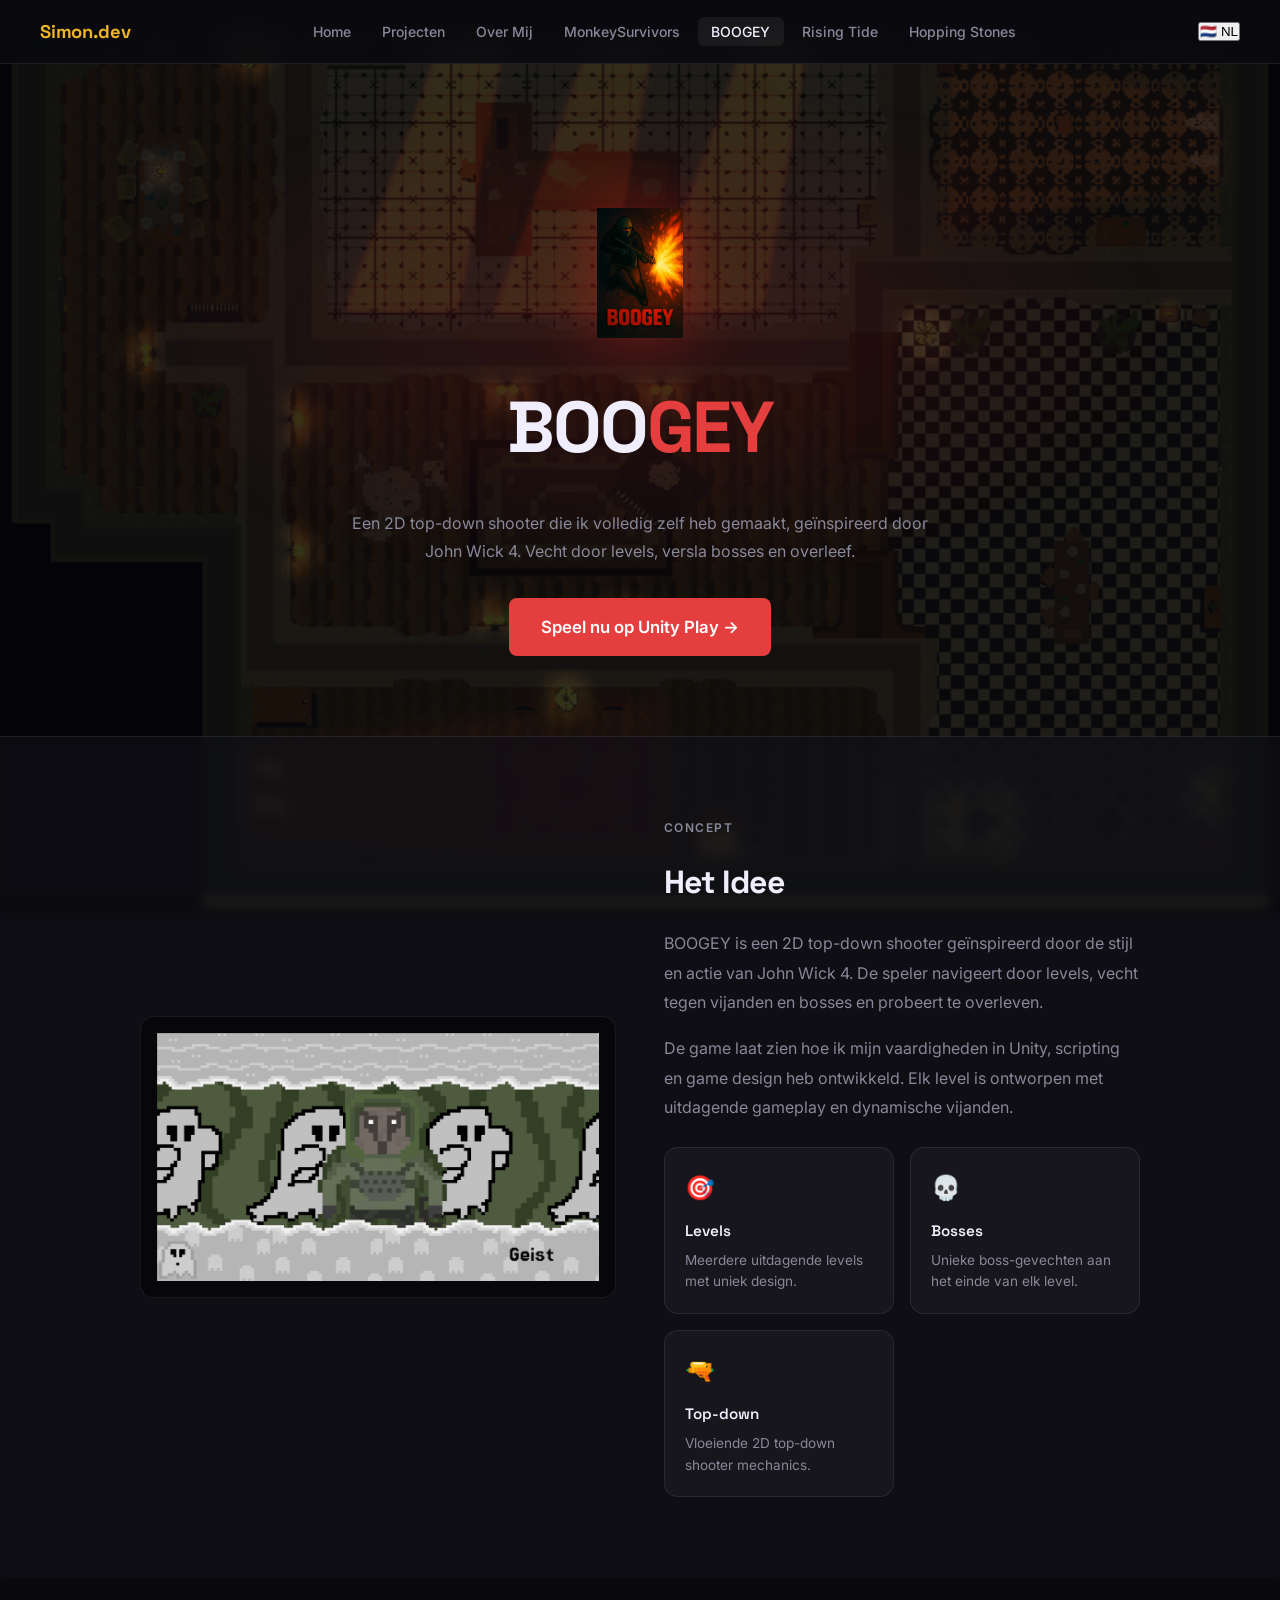
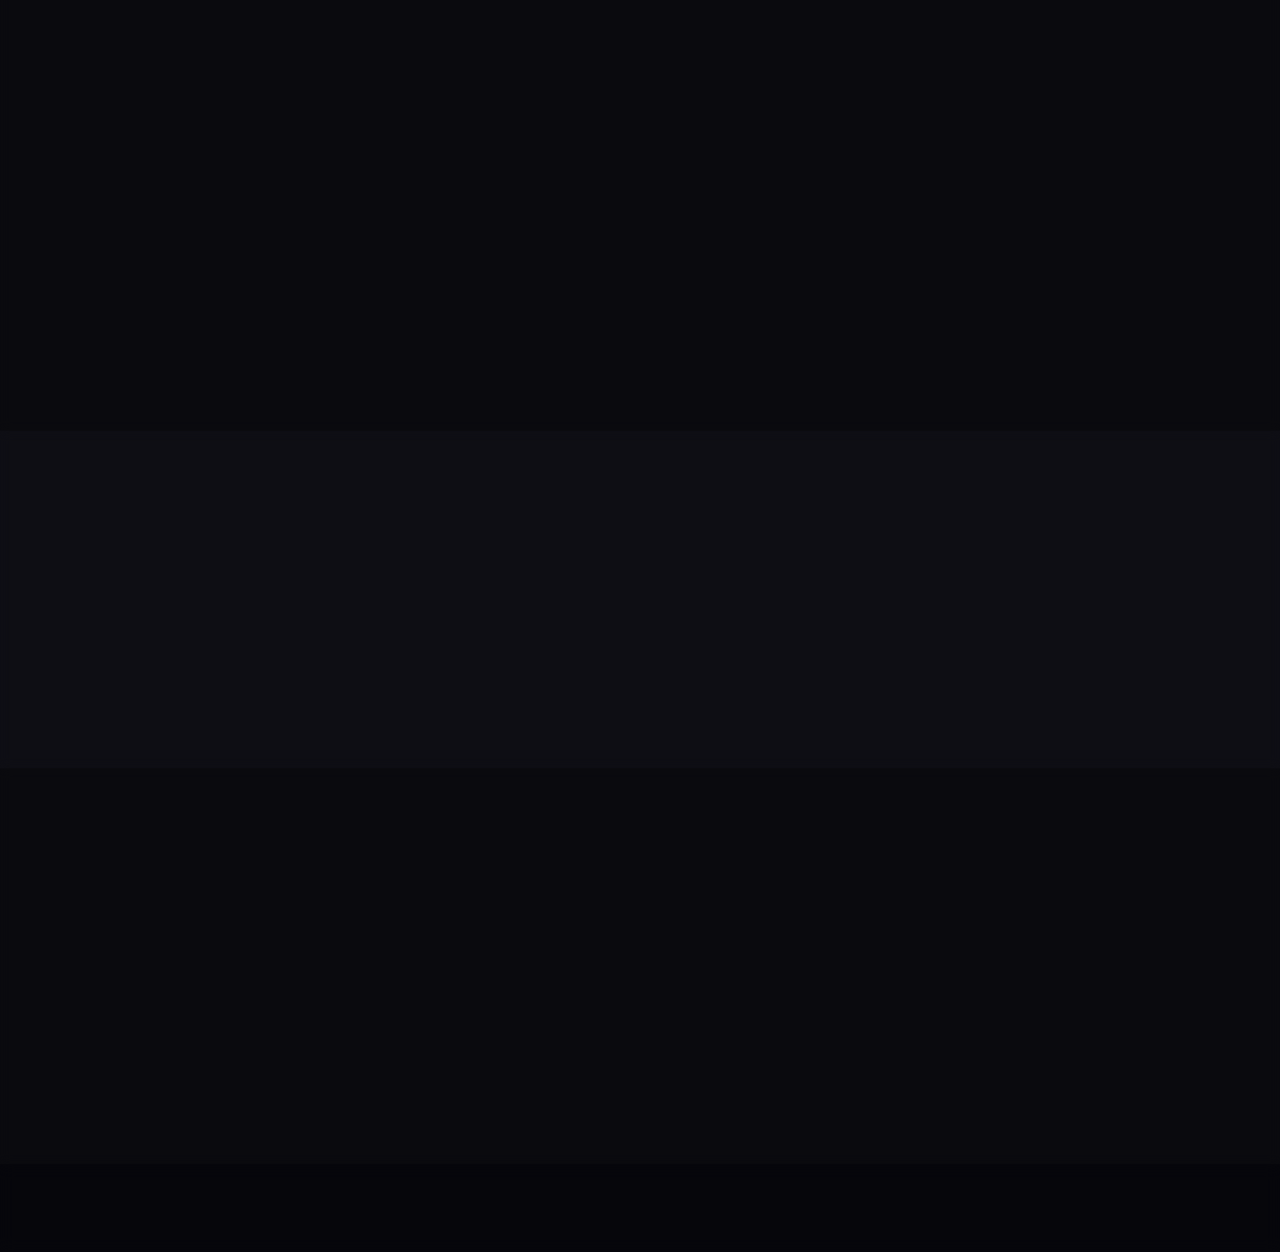
<file: Boogey.html>
<!DOCTYPE html>
<html lang="nl">
<head>
  <meta charset="UTF-8">
  <title>BOOGEY · Simon Boersma</title>
  <link rel="icon" href="Images/BoogeyLogo.png" type="image/x-icon">
  <meta name="viewport" content="width=device-width, initial-scale=1.0">
  <link href="https://fonts.googleapis.com/css2?family=Inter:wght@300;400;500;600;700&family=Space+Grotesk:wght@400;600;700&display=swap" rel="stylesheet">
  <link rel="stylesheet" href="style.css">
  <style>
    /* ── ACHTERGROND ── */
    body {
      background-image: url('Images/BoogeyMap.png');
      background-size: cover;
      background-position: center;
      background-repeat: no-repeat;
      background-attachment: fixed;
    }

    /* Donkere overlay zodat content leesbaar blijft */
    body::before {
      content: '';
      position: fixed;
      inset: 0;
      background: rgba(5, 5, 10, 0.82);
      pointer-events: none;
      z-index: 0;
    }

    /* Alles boven de overlay */
    nav, main, footer { position: relative; z-index: 1; }

    /* ── HERO ── */
    .project-hero {
      min-height: 60vh;
      display: flex;
      flex-direction: column;
      align-items: center;
      justify-content: center;
      text-align: center;
      padding: 9rem 2rem 5rem;
      position: relative;
      z-index: 1;
    }

    .project-hero-glow {
      position: absolute;
      inset: 0;
      background: radial-gradient(ellipse 60% 55% at 50% 40%, rgba(180,30,30,0.18) 0%, transparent 70%);
      pointer-events: none;
    }

    .hero-cover {
      height: 130px;
      margin-bottom: 1.75rem;
      animation: fadeUp 0.5s ease both;
      filter: drop-shadow(0 0 30px rgba(220,30,30,0.4));
    }

    .project-hero h1 {
      font-family: 'Space Grotesk', sans-serif;
      font-size: clamp(2.5rem, 6vw, 4.5rem);
      font-weight: 700;
      letter-spacing: -0.03em;
      animation: fadeUp 0.5s 0.1s ease both;
    }

    .project-hero .accent { color: #e53e3e; }

    .hero-desc {
      max-width: 600px;
      color: var(--muted);
      margin: 1.25rem auto 2rem;
      font-size: 1rem;
      line-height: 1.8;
      animation: fadeUp 0.5s 0.2s ease both;
    }

    /* ── CONTENT ── */
    .content-section {
      padding: 5rem 2rem;
      border-top: 1px solid var(--border);
      position: relative;
      z-index: 1;
    }

    .content-section:nth-child(even) {
      background: rgba(17,17,24,0.6);
      backdrop-filter: blur(6px);
    }

    .content-section:nth-child(odd) {
      background: rgba(10,10,15,0.5);
      backdrop-filter: blur(6px);
    }

    .content-section h2 {
      font-family: 'Space Grotesk', sans-serif;
      font-size: clamp(1.5rem, 3vw, 2rem);
      font-weight: 700;
      letter-spacing: -0.02em;
      margin-bottom: 1.25rem;
    }

    .content-section p {
      color: var(--muted);
      line-height: 1.85;
      margin-bottom: 1rem;
      max-width: 680px;
    }

    /* ── TWEE-KOLOMS GRID ── */
    .two-col {
      display: grid;
      grid-template-columns: 1fr 1fr;
      gap: 3rem;
      align-items: center;
    }

    .two-col.reverse { direction: rtl; }
    .two-col.reverse > * { direction: ltr; }

    .section-img {
      width: 100%;
      border-radius: 14px;
      border: 1px solid var(--border);
      display: block;
      background: rgba(0,0,0,0.3);
    }

    .section-img.contain {
      object-fit: contain;
      background: rgba(0,0,0,0.5);
      padding: 1rem;
    }

    /* ── FEATURE CARDS ── */
    .feature-cards {
      display: grid;
      grid-template-columns: repeat(auto-fit, minmax(200px, 1fr));
      gap: 1rem;
      margin-top: 1.5rem;
    }

    .feature-card {
      background: rgba(255,255,255,0.04);
      border: 1px solid var(--border);
      border-radius: 14px;
      padding: 1.25rem;
      transition: border-color 0.2s;
    }

    .feature-card:hover { border-color: rgba(229,62,62,0.4); }

    .feature-icon { font-size: 1.5rem; margin-bottom: 0.6rem; }

    .feature-title {
      font-family: 'Space Grotesk', sans-serif;
      font-size: 0.95rem;
      font-weight: 600;
      margin-bottom: 0.35rem;
    }

    .feature-desc {
      font-size: 0.85rem;
      color: var(--muted);
      line-height: 1.6;
    }

    /* ── PLAY KNOP SECTIE ── */
    .play-section {
      text-align: center;
      padding: 5rem 2rem;
      position: relative;
      z-index: 1;
      background: rgba(10,10,15,0.5);
      backdrop-filter: blur(6px);
      border-top: 1px solid var(--border);
    }

    .play-section h2 {
      font-family: 'Space Grotesk', sans-serif;
      font-size: clamp(1.5rem, 3vw, 2rem);
      font-weight: 700;
      margin-bottom: 0.75rem;
    }

    .play-section p { color: var(--muted); margin-bottom: 2rem; }

    .btn-red {
      background: #e53e3e;
      color: #fff;
      font-size: 1.05rem;
      padding: 0.9rem 2rem;
      box-shadow: 0 0 0 0 rgba(229,62,62,0.4);
    }

    .btn-red:hover { box-shadow: 0 8px 28px rgba(229,62,62,0.4); }

    /* ── FOOTER ── */
    footer {
      position: relative;
      z-index: 1;
      background: rgba(5,5,10,0.7);
      backdrop-filter: blur(8px);
    }

    @media (max-width: 700px) {
      .two-col, .two-col.reverse {
        grid-template-columns: 1fr;
        direction: ltr;
      }
    }

    /* ── SCRIPTS ── */
.script-section {
  padding: 5rem 2rem;
  border-top: 1px solid var(--border);
  background: rgba(17,17,24,0.6);
  backdrop-filter: blur(6px);
}

.script-buttons {
  display: flex;
  gap: 1rem;
  flex-wrap: wrap;
  margin-top: 1.5rem;
}

.script-button {
  display: inline-flex;
  align-items: center;
  gap: 0.6rem;
  padding: 0.8rem 1.2rem;
  border: 1px solid var(--border);
  border-radius: 10px;
  background: rgba(255,255,255,0.04);
  color: var(--text);
  text-decoration: none;
  font-family: 'Space Grotesk', sans-serif;
  font-size: 0.9rem;
  transition: all 0.2s ease;
}

.script-button:hover {
  border-color: rgba(229,62,62,0.5);
  background: rgba(229,62,62,0.08);
  transform: translateY(-2px);
}

  </style>
</head>

<body>

<!-- NAVBAR -->
<nav id="navbar">
  <a class="nav-logo" href="index.html">Simon.dev</a>

  <button class="hamburger" id="hamburger" aria-label="Menu openen">
    <span></span><span></span><span></span>
  </button>

  <ul class="nav-links" id="nav-links">
    <li><a href="index.html" data-nl="Home" data-en="Home">Home</a></li>
    <li><a href="myprojects.html" data-nl="Projecten" data-en="Projects">Projecten</a></li>
    <li><a href="aboutme.html" data-nl="Over Mij" data-en="About Me">Over Mij</a></li>
    <li><a href="MonkeySurvivors.html">MonkeySurvivors</a></li>
    <li><a href="Boogey.html">BOOGEY</a></li>
    <li><a href="Rising-Tide.html">Rising Tide</a></li>
    <li><a href="Robloxgame.html" data-nl="Hopping Stones" data-en="Hopping Stones">Hopping Stones</a></li>
  </ul>

  <button class="language-toggle" id="language-toggle">🇳🇱 NL</button>
</nav>

<main>

  <!-- HERO -->
  <div class="project-hero">
    <div class="project-hero-glow"></div>

    <img src="Images/Boogey-Cover.png" alt="BOOGEY logo" class="hero-cover">

    <h1>BOO<span class="accent">GEY</span></h1>

    <p
      class="hero-desc"
      data-nl="Een 2D top-down shooter die ik volledig zelf heb gemaakt, geïnspireerd door John Wick 4. Vecht door levels, versla bosses en overleef."
      data-en="A 2D top-down shooter that I created entirely myself, inspired by John Wick 4. Fight through levels, defeat bosses and survive.">
      Een 2D top-down shooter die ik volledig zelf heb gemaakt, geïnspireerd door John Wick 4. Vecht door levels, versla bosses en overleef.
    </p>

    <a
      href="https://play.unity.com/en/games/b7f87642-feeb-48dd-b11d-ad82f604332b/boogey"
      target="_blank"
      class="btn btn-red"
      data-nl="Speel nu op Unity Play →"
      data-en="Play now on Unity Play →">
      Speel nu op Unity Play →
    </a>
  </div>

  <!-- HET IDEE -->
  <section class="content-section">
    <div class="container">
      <div class="two-col">

        <div class="reveal">
          <img src="Images/BoogeyBoss.png" alt="BOOGEY boss" class="section-img contain">
        </div>

        <div class="reveal reveal-delay-1">

          <p class="section-label">Concept</p>

          <h2
            data-nl="Het Idee"
            data-en="The Idea">
            Het Idee
          </h2>

          <p
            data-nl="BOOGEY is een 2D top-down shooter geïnspireerd door de stijl en actie van John Wick 4. De speler navigeert door levels, vecht tegen vijanden en bosses en probeert te overleven."
            data-en="BOOGEY is a 2D top-down shooter inspired by the style and action of John Wick 4. The player navigates through levels, fights enemies and bosses, and tries to survive.">
            BOOGEY is een 2D top-down shooter geïnspireerd door de stijl en actie van John Wick 4. De speler navigeert door levels, vecht tegen vijanden en bosses en probeert te overleven.
          </p>

          <p
            data-nl="De game laat zien hoe ik mijn vaardigheden in Unity, scripting en game design heb ontwikkeld. Elk level is ontworpen met uitdagende gameplay en dynamische vijanden."
            data-en="The game shows how I developed my skills in Unity, scripting and game design. Each level is designed with challenging gameplay and dynamic enemies.">
            De game laat zien hoe ik mijn vaardigheden in Unity, scripting en game design heb ontwikkeld. Elk level is ontworpen met uitdagende gameplay en dynamische vijanden.
          </p>

          <div class="feature-cards" style="margin-top:1.5rem;">

            <div class="feature-card">
              <div class="feature-icon">🎯</div>

              <div
                class="feature-title"
                data-nl="Levels"
                data-en="Levels">
                Levels
              </div>

              <div
                class="feature-desc"
                data-nl="Meerdere uitdagende levels met uniek design."
                data-en="Multiple challenging levels with unique designs.">
                Meerdere uitdagende levels met uniek design.
              </div>
            </div>

            <div class="feature-card">
              <div class="feature-icon">💀</div>

              <div
                class="feature-title"
                data-nl="Bosses"
                data-en="Bosses">
                Bosses
              </div>

              <div
                class="feature-desc"
                data-nl="Unieke boss-gevechten aan het einde van elk level."
                data-en="Unique boss fights at the end of each level.">
                Unieke boss-gevechten aan het einde van elk level.
              </div>
            </div>

            <div class="feature-card">
              <div class="feature-icon">🔫</div>

              <div
                class="feature-title"
                data-nl="Top-down"
                data-en="Top-down">
                Top-down
              </div>

              <div
                class="feature-desc"
                data-nl="Vloeiende 2D top-down shooter mechanics."
                data-en="Smooth 2D top-down shooter mechanics.">
                Vloeiende 2D top-down shooter mechanics.
              </div>
            </div>

          </div>
        </div>
      </div>
    </div>
  </section>

  <!-- GAMEPLAY -->
  <section class="content-section">
    <div class="container">

      <div class="two-col reverse">

        <div class="reveal reveal-delay-1">

          <p class="section-label">Gameplay</p>

          <h2
            data-nl="Gameplay"
            data-en="Gameplay">
            Gameplay
          </h2>

          <p
            data-nl="Spelers moeten strategisch bewegen, vijanden ontwijken en zo lang mogelijk overleven. Elk level wordt steeds moeilijker, met nieuwe vijandtypes en uitdagingen."
            data-en="Players must move strategically, avoid enemies and survive for as long as possible. Each level becomes increasingly difficult, with new enemy types and challenges.">
            Spelers moeten strategisch bewegen, vijanden ontwijken en zo lang mogelijk overleven. Elk level wordt steeds moeilijker, met nieuwe vijandtypes en uitdagingen.
          </p>

          <p
            data-nl="Er zijn unieke items die de speler een voordeel geven. Het spel is volledig door mij gemaakt — alle mechanics, levels en sprites."
            data-en="There are unique items that give the player an advantage. I created the entire game myself — all mechanics, levels and sprites.">
            Er zijn unieke items die de speler een voordeel geven. Het spel is volledig door mij gemaakt — alle mechanics, levels en sprites.
          </p>

        </div>

        <div class="reveal">
          <img src="Images/BoogeyInGame.png" alt="BOOGEY gameplay" class="section-img">
        </div>

      </div>
    </div>
  </section>

  <!-- SCRIPTS -->

<section class="script-section">
  <div class="container">

<p class="section-label">Development</p>

<h2
  data-nl="Unity & C#"
  data-en="Unity & C#">
  Unity & C#
</h2>

<p
  data-nl="Voor BOOGEY heb ik verschillende systemen in Unity en C# ontwikkeld. Hieronder kun je een aantal van mijn scripts bekijken."
  data-en="For BOOGEY, I developed several systems in Unity and C#. Below you can view some of my scripts.">
  Voor BOOGEY heb ik verschillende systemen in Unity en C# ontwikkeld.
  Hieronder kun je een aantal van mijn scripts bekijken.
</p>

<div class="script-buttons">

  <a
    class="script-button"
    href="PlayerMove.cs"
    target="_blank">
    PlayerMove.cs
  </a>

  <a
    class="script-button"
    href="PlayerAbility.cs"
    target="_blank">
    PlayerAbility.cs
  </a>

  <a
    class="script-button"
    href="GunnerBehaviour.cs"
    target="_blank">
    GunnerBehavior.cs
  </a>

</div>

  </div>
</section>


  <!-- PLAY KNOP -->
  <div class="play-section">

    <p
      class="section-label reveal"
      data-nl="Probeer het zelf"
      data-en="Try it yourself">
      Probeer het zelf
    </p>

    <h2
      class="reveal reveal-delay-1"
      data-nl="Speel BOOGEY"
      data-en="Play BOOGEY">
      Speel BOOGEY
    </h2>

    <p
      class="reveal reveal-delay-2"
      data-nl="De game is gratis speelbaar via Unity Play — geen download nodig."
      data-en="The game is free to play through Unity Play — no download required.">
      De game is gratis speelbaar via Unity Play — geen download nodig.
    </p>

    <a
      href="https://play.unity.com/en/games/b7f87642-feeb-48dd-b11d-ad82f604332b/boogey"
      target="_blank"
      class="btn btn-red reveal reveal-delay-2"
      data-nl="Speel nu op Unity Play →"
      data-en="Play now on Unity Play →">
      Speel nu op Unity Play →
    </a>

  </div>

</main>

<!-- FOOTER -->
<footer>
  <p
    data-nl="© 2025 Simon Boersma · Software Developer Student · ROC van Twente"
    data-en="© 2025 Simon Boersma · Software Development Student · ROC van Twente">
    © 2025 Simon Boersma · Software Developer Student · ROC van Twente
  </p>
</footer>

<script src="main.js" defer></script>
</body>
</html>
</file>
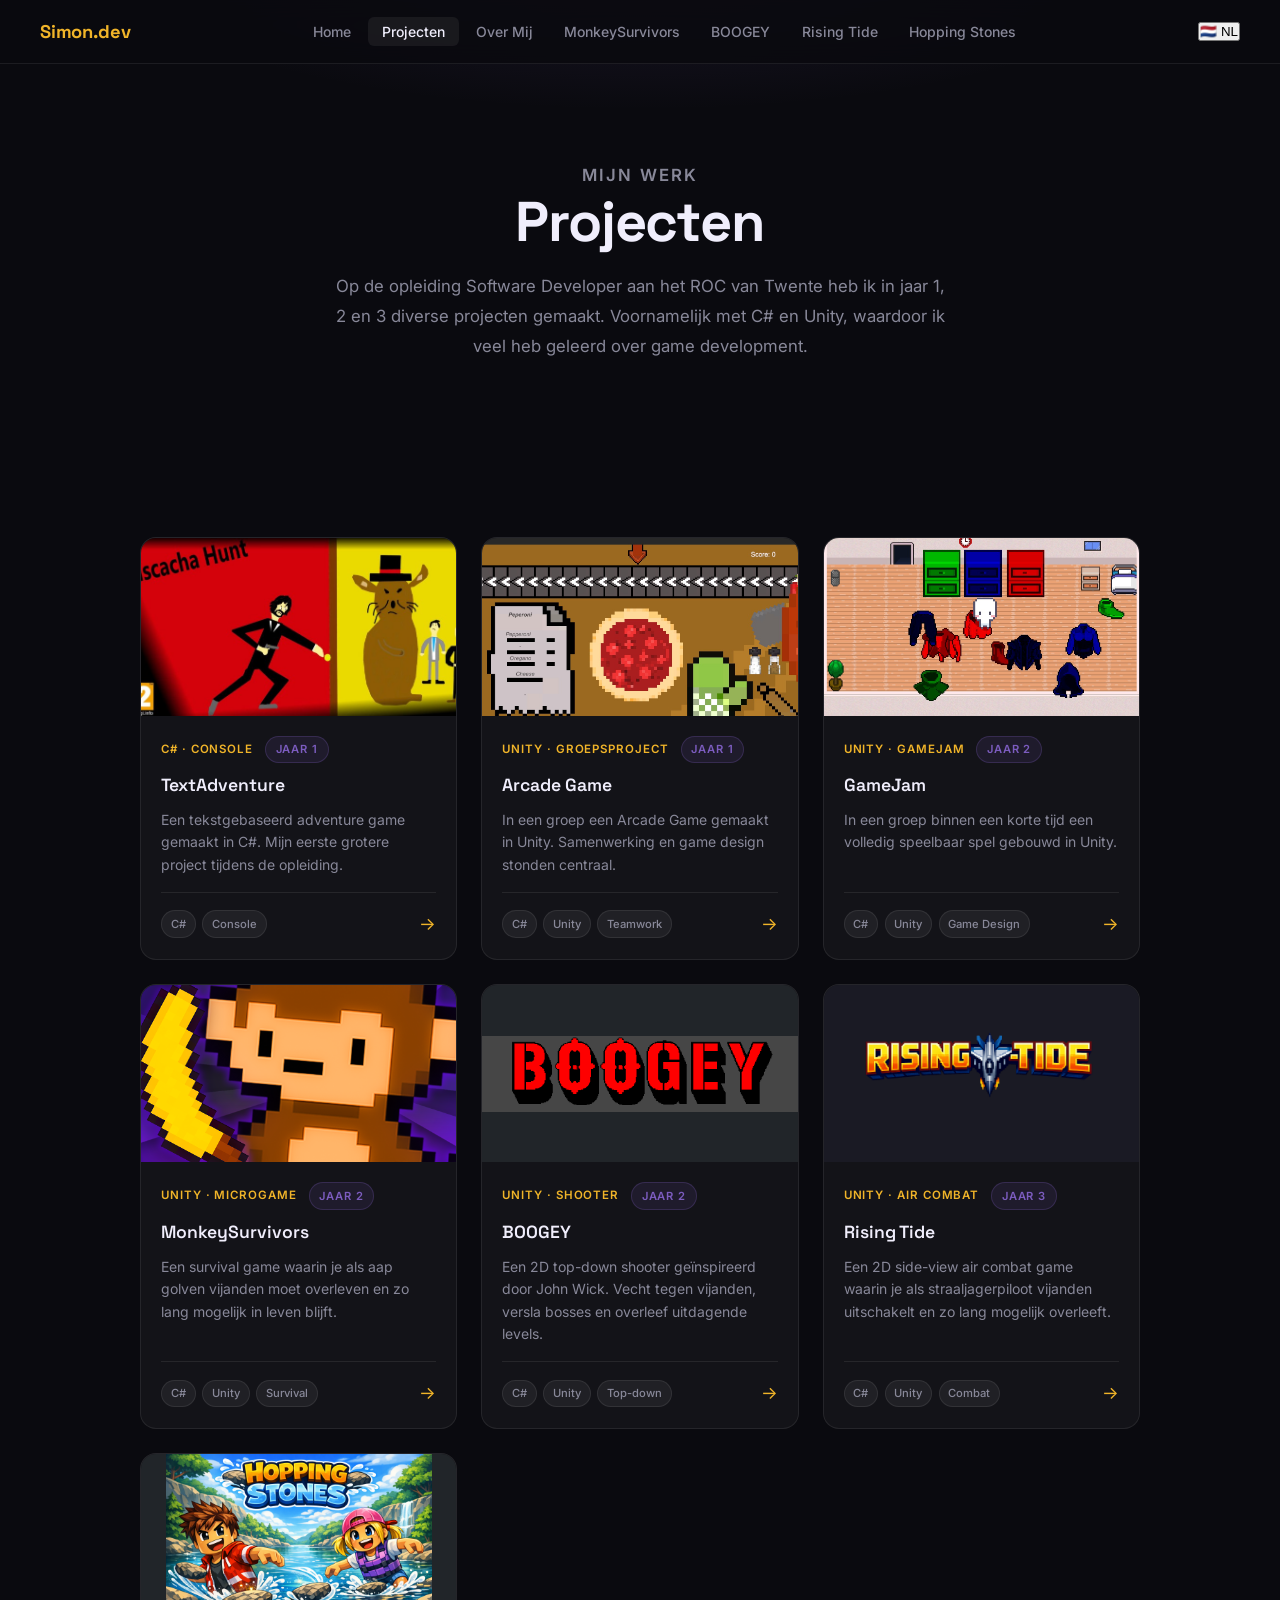
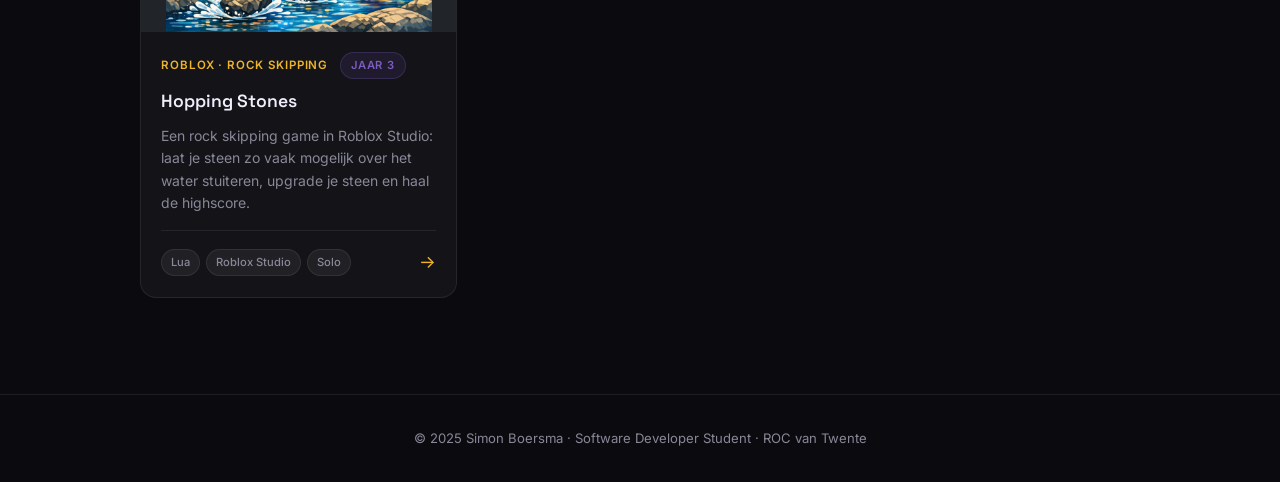
<file: myprojects.html>
<!DOCTYPE html>
<html lang="nl">
<head>
  <meta charset="UTF-8">
  <title>Projecten · Simon Boersma</title>
  <link rel="icon" href="Images/Unity.png" type="image/x-icon">
  <meta name="viewport" content="width=device-width, initial-scale=1.0">
  <link href="https://fonts.googleapis.com/css2?family=Inter:wght@300;400;500;600;700&family=Space+Grotesk:wght@400;600;700&display=swap" rel="stylesheet">
  <link rel="stylesheet" href="style.css">
  <style>
    /* ── PROJECTEN PAGE STIJLEN ── */

    .page-hero {
      padding: 10rem 2rem 5rem;
      text-align: center;
      position: relative;
      overflow: hidden;
    }
    .page-hero-bg {
      position: absolute;
      inset: 0;
      background: radial-gradient(ellipse 60% 50% at 50% -10%, rgba(124,92,191,0.15) 0%, transparent 70%);
      pointer-events: none;
    }
    .page-hero p {
      color: var(--muted);
      max-width: 620px;
      margin: 0 auto;
      font-size: 1.05rem;
      line-height: 1.8;
    }

    .projects-section { background: var(--bg); }

    .projects-full-grid {
      display: grid;
      grid-template-columns: repeat(auto-fill, minmax(300px, 1fr));
      gap: 1.5rem;
    }

    .year-badge {
      display: inline-block;
      font-size: 0.7rem;
      font-weight: 600;
      letter-spacing: 0.08em;
      text-transform: uppercase;
      color: var(--accent2);
      background: rgba(124,92,191,0.12);
      border: 1px solid rgba(124,92,191,0.25);
      padding: 0.2rem 0.6rem;
      border-radius: 100px;
      margin-left: 0.5rem;
      vertical-align: middle;
    }

    .project-card .project-img {
      width: 100%;
      aspect-ratio: 16/9;
      object-fit: cover;
      display: block;
      background: var(--bg3);
    }
    .project-card .project-img.contain {
      object-fit: contain;
      background: #212529;
    }
  </style>
</head>
<body>

<!-- NAVBAR -->
<nav id="navbar">
  <a class="nav-logo" href="index.html">Simon.dev</a>
  <button class="hamburger" id="hamburger" aria-label="Menu openen">
    <span></span><span></span><span></span>
  </button>
  <ul class="nav-links" id="nav-links">
    <li><a href="index.html" data-nl="Home" data-en="Home">Home</a></li>
    <li><a href="myprojects.html" data-nl="Projecten" data-en="Projects">Projecten</a></li>
    <li><a href="aboutme.html" data-nl="Over Mij" data-en="About Me">Over Mij</a></li>
    <li><a href="MonkeySurvivors.html" data-nl="MonkeySurvivors" data-en="MonkeySurvivors">MonkeySurvivors</a></li>
    <li><a href="Boogey.html" data-nl="BOOGEY" data-en="BOOGEY">BOOGEY</a></li>
    <li><a href="Rising-Tide.html" data-nl="Rising Tide" data-en="Rising Tide">Rising Tide</a></li>
    <li><a href="Robloxgame.html" data-nl="Hopping Stones" data-en="Hopping Stones">Hopping Stones</a></li>
  </ul>
  <button id="language-toggle" class="language-toggle">🇳🇱 NL</button>
</nav>

<!-- PAGE HERO -->
<div class="page-hero">
  <div class="page-hero-bg"></div>
  <p class="section-label" data-nl="Mijn werk" data-en="My Work" style="animation: fadeUp 0.5s ease both;">Mijn werk</p>
  <h1 class="section-title" data-nl="Projecten" data-en="Projects" style="font-size:clamp(2rem,5vw,3.5rem); animation: fadeUp 0.5s 0.1s ease both;">Projecten</h1>
  <p data-nl="Op de opleiding Software Developer aan het ROC van Twente heb ik in jaar 1, 2 en 3 diverse projecten gemaakt. Voornamelijk met C# en Unity, waardoor ik veel heb geleerd over game development." data-en="During my Software Development course at ROC van Twente, I have created various projects in years 1, 2 and 3. Mainly using C# and Unity, which has taught me a lot about game development." style="animation: fadeUp 0.5s 0.2s ease both;">
    Op de opleiding Software Developer aan het ROC van Twente heb ik in jaar 1, 2 en 3 diverse projecten gemaakt.
    Voornamelijk met C# en Unity, waardoor ik veel heb geleerd over game development.
  </p>
</div>

<!-- PROJECTS GRID -->
<section class="projects-section">
  <div class="container">
    <div class="projects-full-grid">

      <!-- TextAdventure -->
      <a class="project-card reveal" href="textadventure.html">
        <img src="Images/Cover.jpg" alt="TextAdventure" class="project-img">
        <div class="project-body">
          <div class="project-tag">C# · Console <span class="year-badge" data-nl="Jaar 1" data-en="Year 1">Jaar 1</span></div>
          <div class="project-title">TextAdventure</div>
          <div class="project-desc" data-nl="Een tekstgebaseerd adventure game gemaakt in C#. Mijn eerste grotere project tijdens de opleiding." data-en="A text-based adventure game made in C#. My first larger project during the course.">Een tekstgebaseerd adventure game gemaakt in C#. Mijn eerste grotere project tijdens de opleiding.</div>
          <div class="project-footer">
            <div class="project-chips">
              <span class="chip">C#</span>
              <span class="chip">Console</span>
            </div>
            <span class="project-arrow">→</span>
          </div>
        </div>
      </a>

      <!-- Arcade Game -->
      <a class="project-card reveal reveal-delay-1" href="arcadegame.html">
        <img src="Images/ArcadeGameVoorbeeld.jpg" alt="Arcade Game" class="project-img">
        <div class="project-body">
          <div class="project-tag">Unity · Groepsproject <span class="year-badge" data-nl="Jaar 1" data-en="Year 1">Jaar 1</span></div>
          <div class="project-title">Arcade Game</div>
          <div class="project-desc" data-nl="In een groep een Arcade Game gemaakt in Unity. Samenwerking en game design stonden centraal." data-en="Created an Arcade Game in Unity as part of a team. Collaboration and game design were central to the project.">In een groep een Arcade Game gemaakt in Unity. Samenwerking en game design stonden centraal.</div>
          <div class="project-footer">
            <div class="project-chips">
              <span class="chip">C#</span>
              <span class="chip">Unity</span>
              <span class="chip">Teamwork</span>
            </div>
            <span class="project-arrow">→</span>
          </div>
        </div>
      </a>

      <!-- GameJam -->
      <a class="project-card reveal reveal-delay-2" href="GameJam.html">
        <img src="Images/Pro1.jpg" alt="GameJam" class="project-img">
        <div class="project-body">
          <div class="project-tag">Unity · GameJam <span class="year-badge" data-nl="Jaar 2" data-en="Year 2">Jaar 2</span></div>
          <div class="project-title">GameJam</div>
          <div class="project-desc" data-nl="In een groep binnen een korte tijd een volledig speelbaar spel gebouwd in Unity." data-en="Built a fully playable game in Unity as a team within a short amount of time.">In een groep binnen een korte tijd een volledig speelbaar spel gebouwd in Unity.</div>
          <div class="project-footer">
            <div class="project-chips">
              <span class="chip">C#</span>
              <span class="chip">Unity</span>
              <span class="chip">Game Design</span>
            </div>
            <span class="project-arrow">→</span>
          </div>
        </div>
      </a>

      <!-- MonkeySurvivors -->
      <a class="project-card reveal" href="MonkeySurvivors.html">
        <img src="Images/logo2.png" alt="MonkeySurvivors" class="project-img">
        <div class="project-body">
          <div class="project-tag">Unity · MicroGame <span class="year-badge" data-nl="Jaar 2" data-en="Year 2">Jaar 2</span></div>
          <div class="project-title">MonkeySurvivors</div>
          <div class="project-desc" data-nl="Een survival game waarin je als aap golven vijanden moet overleven en zo lang mogelijk in leven blijft." data-en="A survival game where you play as a monkey, survive waves of enemies and stay alive for as long as possible.">Een survival game waarin je als aap golven vijanden moet overleven en zo lang mogelijk in leven blijft.</div>
          <div class="project-footer">
            <div class="project-chips">
              <span class="chip">C#</span>
              <span class="chip">Unity</span>
              <span class="chip">Survival</span>
            </div>
            <span class="project-arrow">→</span>
          </div>
        </div>
      </a>

      <!-- BOOGEY -->
      <a class="project-card reveal reveal-delay-1" href="Boogey.html">
        <img src="Images/BoogeyLogo.png" alt="BOOGEY" class="project-img contain">
        <div class="project-body">
          <div class="project-tag">Unity · Shooter <span class="year-badge" data-nl="Jaar 2" data-en="Year 2">Jaar 2</span></div>
          <div class="project-title">BOOGEY</div>
          <div class="project-desc" data-nl="Een 2D top-down shooter geïnspireerd door John Wick. Vecht tegen vijanden, versla bosses en overleef uitdagende levels." data-en="A 2D top-down shooter inspired by John Wick. Fight enemies, defeat bosses and survive challenging levels.">Een 2D top-down shooter geïnspireerd door John Wick. Vecht tegen vijanden, versla bosses en overleef uitdagende levels.</div>
          <div class="project-footer">
            <div class="project-chips">
              <span class="chip">C#</span>
              <span class="chip">Unity</span>
              <span class="chip">Top-down</span>
            </div>
            <span class="project-arrow">→</span>
          </div>
        </div>
      </a>

      <!-- Rising Tide -->
      <a class="project-card reveal reveal-delay-2" href="Rising-Tide.html">
        <img src="Images/RisingTideLogo.png" alt="Rising Tide" class="project-img">
        <div class="project-body">
          <div class="project-tag">Unity · Air Combat <span class="year-badge" data-nl="Jaar 3" data-en="Year 3">Jaar 3</span></div>
          <div class="project-title">Rising Tide</div>
          <div class="project-desc" data-nl="Een 2D side-view air combat game waarin je als straaljagerpiloot vijanden uitschakelt en zo lang mogelijk overleeft." data-en="A 2D side-view air combat game where you play as a fighter pilot, take down enemies and survive for as long as possible.">Een 2D side-view air combat game waarin je als straaljagerpiloot vijanden uitschakelt en zo lang mogelijk overleeft.</div>
          <div class="project-footer">
            <div class="project-chips">
              <span class="chip">C#</span>
              <span class="chip">Unity</span>
              <span class="chip">Combat</span>
            </div>
            <span class="project-arrow">→</span>
          </div>
        </div>
      </a>

      <!-- Hopping Stones (Roblox) -->
      <a class="project-card reveal" href="Robloxgame.html">
        <img src="Images/HoppingStonesThumb.png" alt="Hopping Stones" class="project-img contain">
        <div class="project-body">
          <div class="project-tag">Roblox · Rock Skipping <span class="year-badge" data-nl="Jaar 3" data-en="Year 3">Jaar 3</span></div>
          <div class="project-title">Hopping Stones</div>
          <div class="project-desc" data-nl="Een rock skipping game in Roblox Studio: laat je steen zo vaak mogelijk over het water stuiteren, upgrade je steen en haal de highscore." data-en="A rock skipping game in Roblox Studio: make your stone bounce across the water as many times as possible, upgrade your stone and beat the highscore.">Een rock skipping game in Roblox Studio: laat je steen zo vaak mogelijk over het water stuiteren, upgrade je steen en haal de highscore.</div>
          <div class="project-footer">
            <div class="project-chips">
              <span class="chip">Lua</span>
              <span class="chip">Roblox Studio</span>
              <span class="chip">Solo</span>
            </div>
            <span class="project-arrow">→</span>
          </div>
        </div>
      </a>

    </div>
  </div>
</section>

<!-- FOOTER -->
<footer>
  <p data-nl="© 2025 Simon Boersma · Software Developer Student · ROC van Twente" data-en="© 2025 Simon Boersma · Software Development Student · ROC van Twente">© 2025 Simon Boersma · Software Developer Student · ROC van Twente</p>
</footer>

<script src="main.js" defer></script>
</body>
</html>
</file>
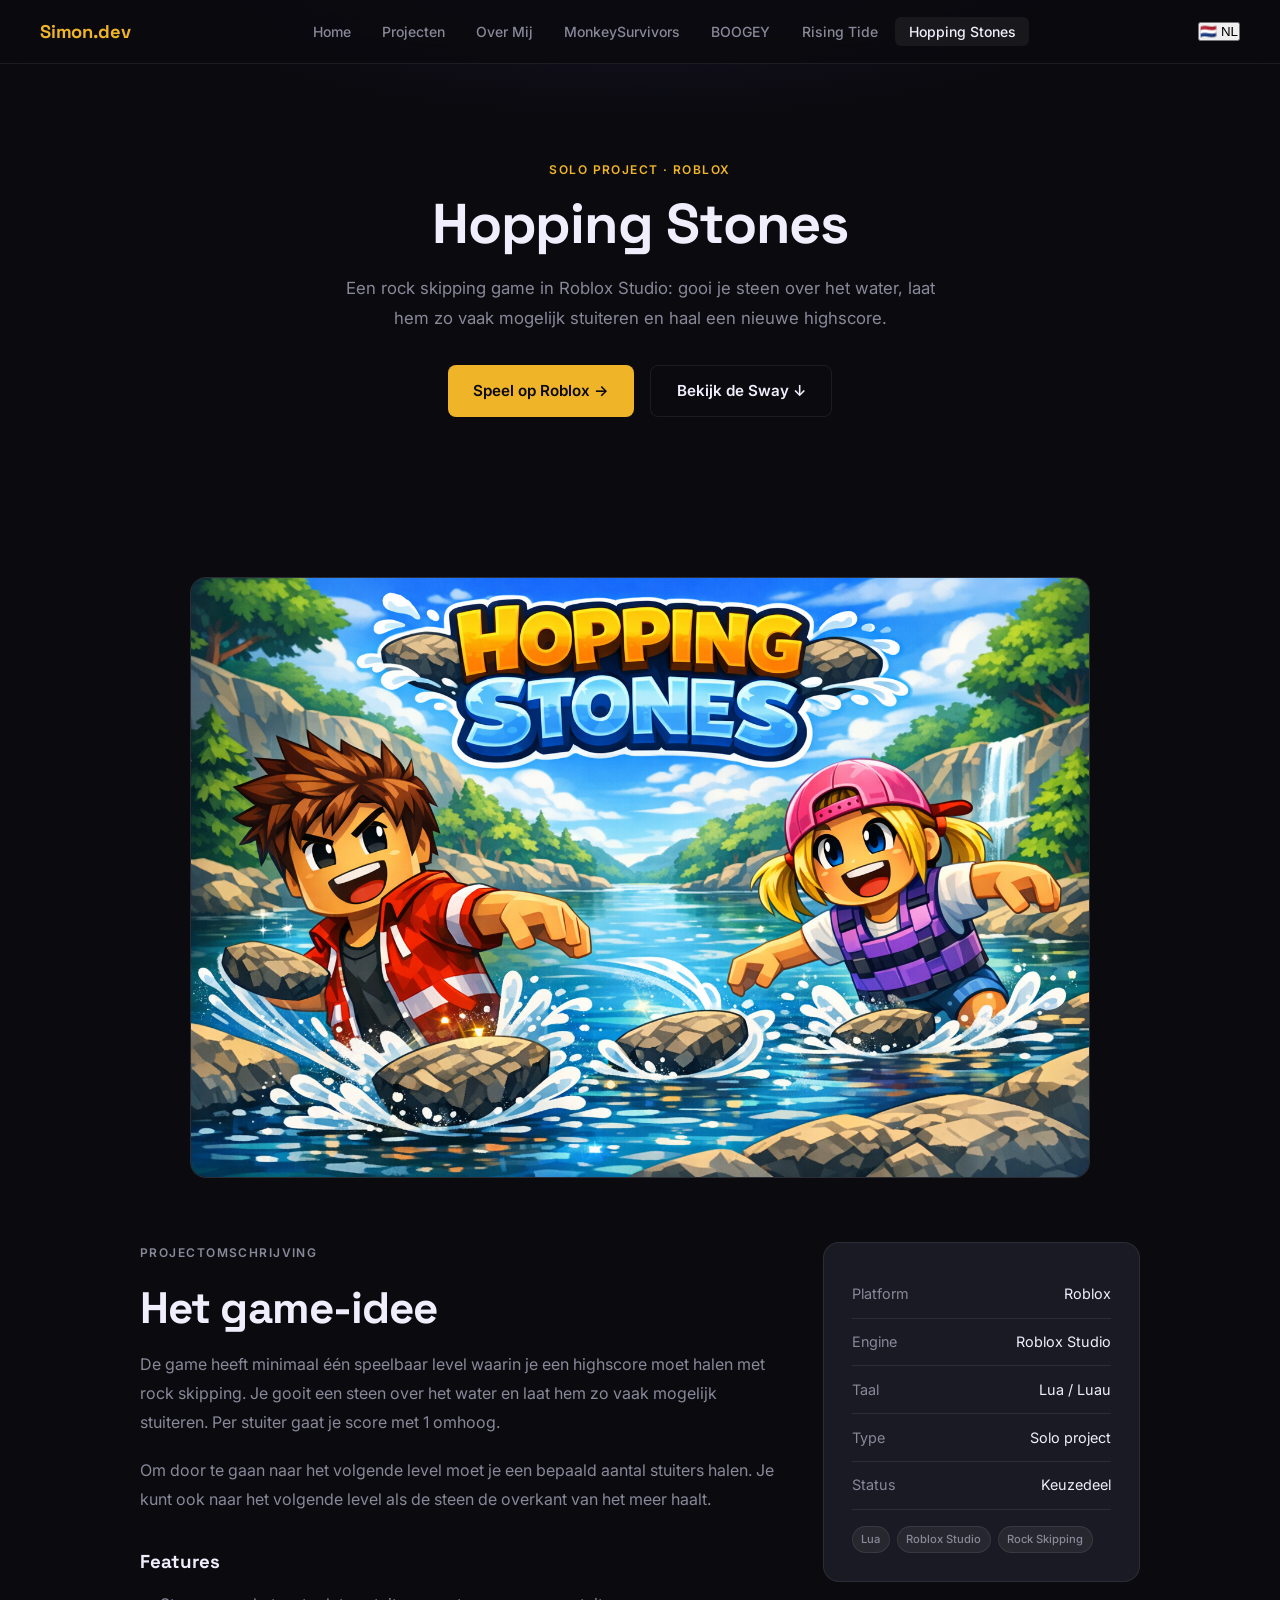
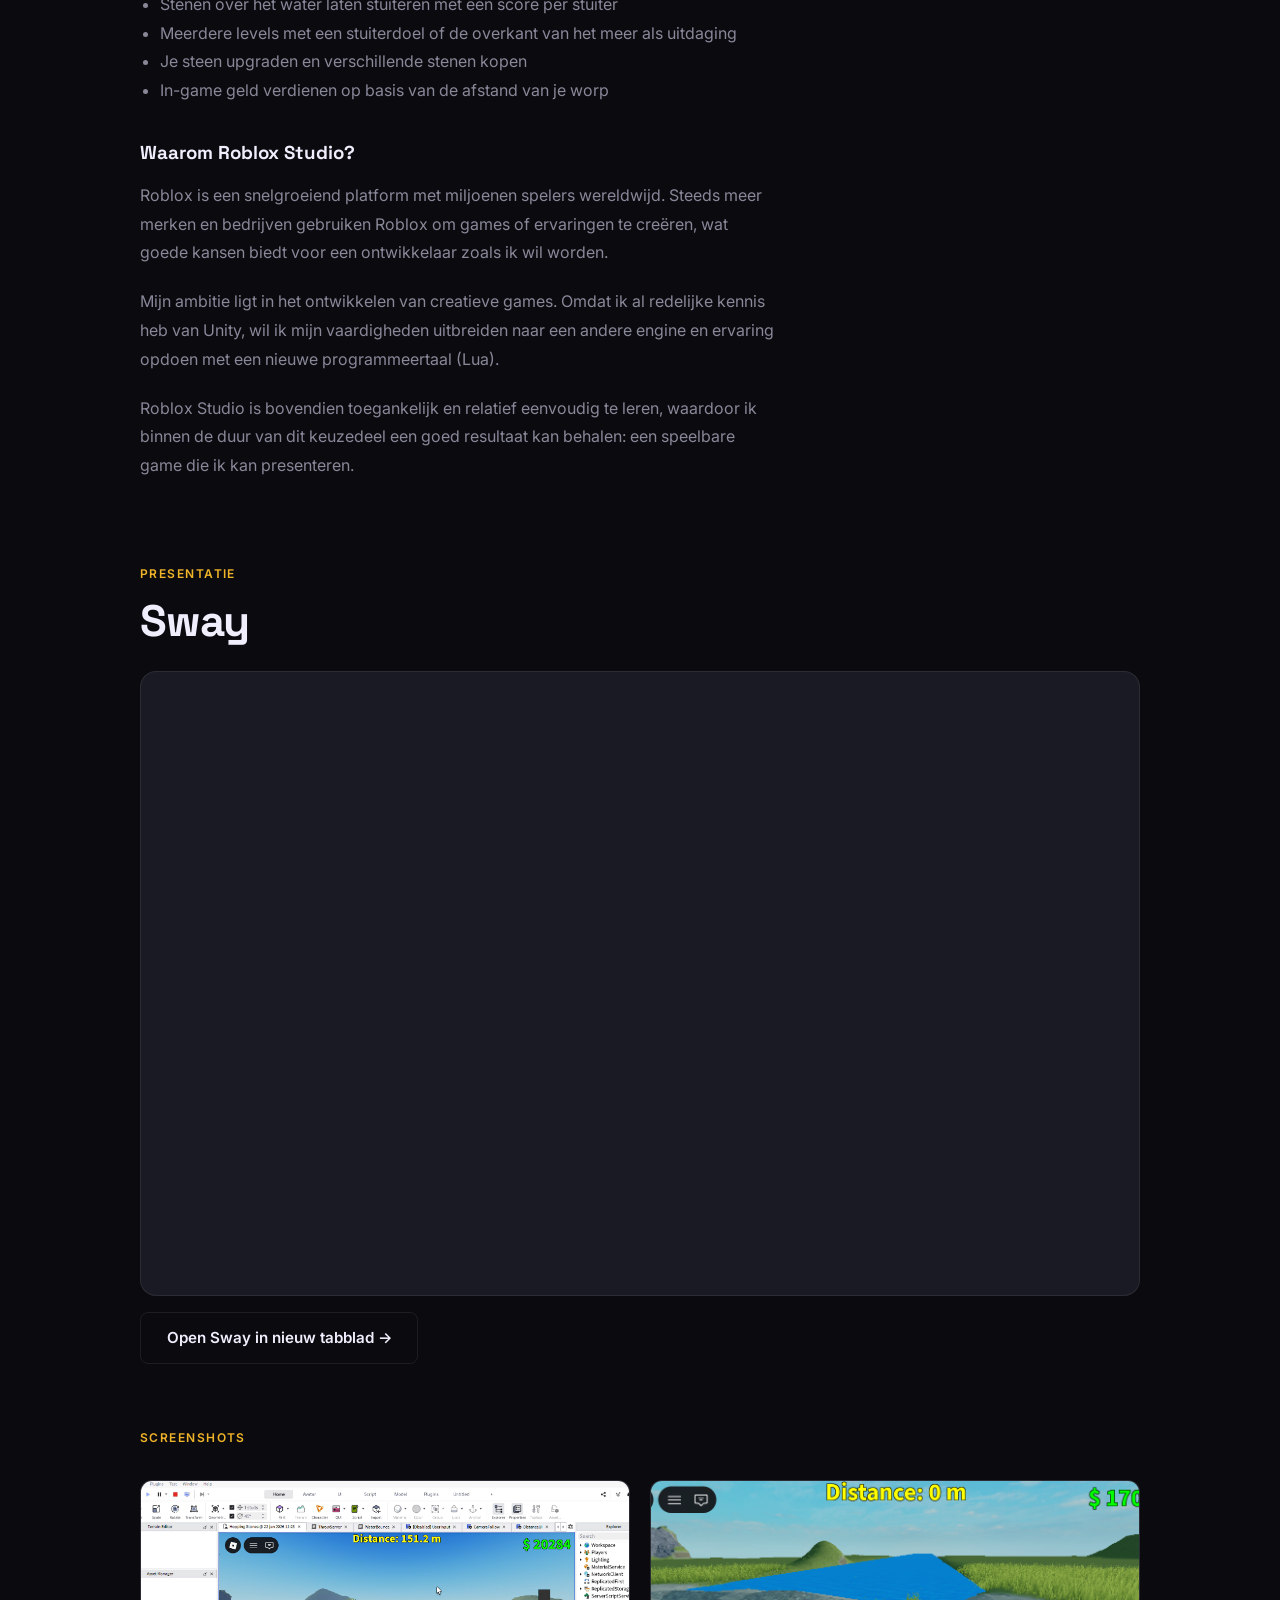
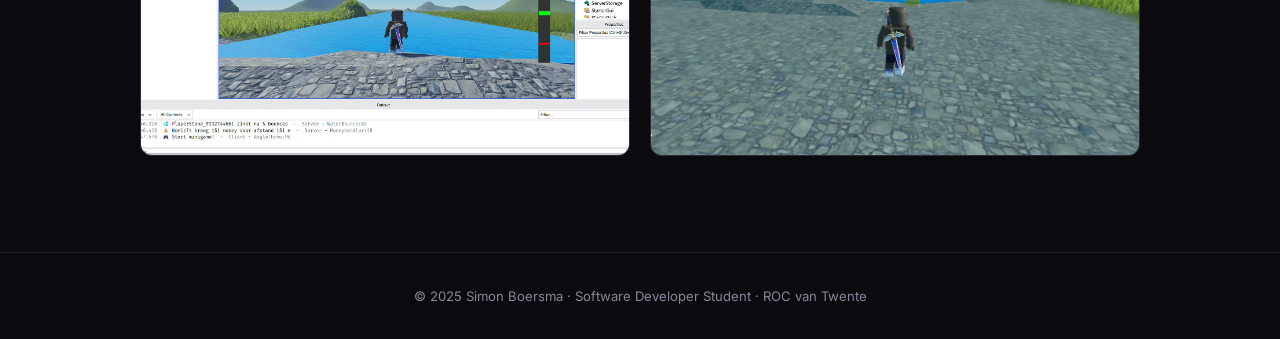
<file: Robloxgame.html>
<!DOCTYPE html>
<html lang="nl">
<head>
  <meta charset="UTF-8">
  <title>Hopping Stones · Simon Boersma</title>
  <link rel="icon" href="Images/favicon.ico" type="image/x-icon">
  <meta name="viewport" content="width=device-width, initial-scale=1.0">
  <link href="https://fonts.googleapis.com/css2?family=Inter:wght@300;400;500;600;700&family=Space+Grotesk:wght@400;600;700&display=swap" rel="stylesheet">
  <link rel="stylesheet" href="style.css">
  <style>
    /* ── ROBLOX GAME PAGINA ── */
    .page-hero {
      padding: 10rem 2rem 4rem;
      text-align: center;
      position: relative;
      overflow: hidden;
    }
    .page-hero-bg {
      position: absolute;
      inset: 0;
      background: radial-gradient(ellipse 60% 50% at 50% -10%, rgba(124,92,191,0.15) 0%, transparent 70%);
      pointer-events: none;
    }
    .page-hero p.lead {
      color: var(--muted);
      max-width: 620px;
      margin: 0 auto 2rem;
      font-size: 1.05rem;
      line-height: 1.8;
    }
    .hero-cta {
      display: flex;
      gap: 1rem;
      justify-content: center;
      flex-wrap: wrap;
    }

    .game-cover {
  width: 100%;
  max-width: 900px;
  height: auto;           
  object-fit: contain;
  border-radius: 16px;
  display: block;
  margin: 0 auto 4rem;
  background: var(--bg3);
  border: 1px solid var(--border);
}

    .detail-grid {
      display: grid;
      grid-template-columns: 2fr 1fr;
      gap: 3rem;
      align-items: start;
    }
    .detail-text p {
      color: var(--muted);
      line-height: 1.8;
      margin-bottom: 1.25rem;
    }
    .detail-text h3 {
      font-family: 'Space Grotesk', sans-serif;
      margin: 2rem 0 0.75rem;
    }
    .detail-text ul {
      color: var(--muted);
      line-height: 1.8;
      padding-left: 1.25rem;
      margin-bottom: 1.25rem;
    }

    .info-card {
      background: var(--bg3);
      border: 1px solid var(--border);
      border-radius: 16px;
      padding: 1.75rem;
    }
    .info-row {
      display: flex;
      justify-content: space-between;
      gap: 1rem;
      padding: 0.7rem 0;
      border-bottom: 1px solid var(--border);
      font-size: 0.9rem;
    }
    .info-row:last-of-type { border-bottom: none; }
    .info-row span:first-child { color: var(--muted); }
    .info-chips {
      display: flex;
      flex-wrap: wrap;
      gap: 0.4rem;
      margin-top: 1rem;
    }

    .gallery {
      display: grid;
      grid-template-columns: repeat(auto-fit, minmax(260px, 1fr));
      gap: 1.25rem;
      margin-top: 2rem;
    }
    .gallery img {
      width: 100%;
      aspect-ratio: 16/9;
      object-fit: cover;
      border-radius: 12px;
      background: var(--bg3);
      border: 1px solid var(--border);
      display: block;
    }


    .sway-wrap {
      position: relative;
      width: 100%;
      aspect-ratio: 16/10;
      border-radius: 16px;
      overflow: hidden;
      border: 1px solid var(--border);
      background: var(--bg3);
      margin-top: 1.5rem;
    }
    .sway-wrap iframe {
      position: absolute;
      inset: 0;
      width: 100%;
      height: 100%;
      border: 0;
    }
    @media (max-width: 800px) {
      .sway-wrap { aspect-ratio: 4/5; }
    }

    @media (max-width: 800px) {
      .detail-grid { grid-template-columns: 1fr; }
    }
  </style>
</head>
<body>

<!-- NAVBAR -->
<nav id="navbar">
  <a class="nav-logo" href="index.html">Simon.dev</a>
  <button class="hamburger" id="hamburger" aria-label="Menu openen">
    <span></span><span></span><span></span>
  </button>
  <ul class="nav-links" id="nav-links">
    <li><a href="index.html" data-nl="Home" data-en="Home">Home</a></li>
    <li><a href="myprojects.html" data-nl="Projecten" data-en="Projects">Projecten</a></li>
    <li><a href="aboutme.html" data-nl="Over Mij" data-en="About Me">Over Mij</a></li>
    <li><a href="MonkeySurvivors.html" data-nl="MonkeySurvivors" data-en="MonkeySurvivors">MonkeySurvivors</a></li>
    <li><a href="Boogey.html" data-nl="BOOGEY" data-en="BOOGEY">BOOGEY</a></li>
    <li><a href="Rising-Tide.html" data-nl="Rising Tide" data-en="Rising Tide">Rising Tide</a></li>
    <li><a href="Robloxgame.html" data-nl="Hopping Stones" data-en="Hopping Stones">Hopping Stones</a></li>
  </ul>
  <button id="language-toggle" class="language-toggle" type="button">🇳🇱 NL</button>
</nav>

<!-- PAGE HERO -->
<div class="page-hero">
  <div class="page-hero-bg"></div>
  <p class="section-label" data-nl="Solo Project · Roblox" data-en="Solo Project · Roblox"
     style="animation: fadeUp 0.5s ease both;">Solo Project · Roblox</p>
  <h1 class="section-title" style="font-size:clamp(2rem,5vw,3.5rem); animation: fadeUp 0.5s 0.1s ease both;">
    Hopping Stones
  </h1>
  <p class="lead"
     data-nl="Een rock skipping game in Roblox Studio: gooi je steen over het water, laat hem zo vaak mogelijk stuiteren en haal een nieuwe highscore."
     data-en="A rock skipping game in Roblox Studio: throw your stone across the water, make it bounce as many times as possible and beat your highscore."
     style="animation: fadeUp 0.5s 0.2s ease both;">
    Een rock skipping game in Roblox Studio: gooi je steen over het water, laat hem zo vaak mogelijk stuiteren en haal een nieuwe highscore.
  </p>
  <div class="hero-cta" style="animation: fadeUp 0.5s 0.3s ease both;">
    <a class="btn btn-primary" href="https://www.roblox.com/games/110362894162346/Hopping-Stones" target="_blank" rel="noopener"
       data-nl="Speel op Roblox →" data-en="Play on Roblox →">Speel op Roblox →</a>
    <a class="btn btn-outline" href="#sway"
       data-nl="Bekijk de Sway ↓" data-en="View the Sway ↓">Bekijk de Sway ↓</a>
  </div>
</div>

<!-- CONTENT -->
<section>
  <div class="container">

    <img src="Images/HoppingStonesThumb.png" alt="Hopping Stones" class="game-cover reveal">

    <div class="detail-grid">

      <div class="detail-text reveal">
        <p class="section-label" data-nl="Projectomschrijving" data-en="Project description">Projectomschrijving</p>
        <h2 class="section-title" data-nl="Het game-idee" data-en="The game idea">Het game-idee</h2>

        <p data-nl="De game heeft minimaal één speelbaar level waarin je een highscore moet halen met rock skipping. Je gooit een steen over het water en laat hem zo vaak mogelijk stuiteren. Per stuiter gaat je score met 1 omhoog."
           data-en="The game has at least one playable level in which you have to reach a highscore by rock skipping. You throw a stone across the water and make it bounce as many times as possible. Every bounce increases your score by 1.">
          De game heeft minimaal één speelbaar level waarin je een highscore moet halen met rock skipping. Je gooit een steen over het water en laat hem zo vaak mogelijk stuiteren. Per stuiter gaat je score met 1 omhoog.
        </p>
        <p data-nl="Om door te gaan naar het volgende level moet je een bepaald aantal stuiters halen. Je kunt ook naar het volgende level als de steen de overkant van het meer haalt."
           data-en="To advance to the next level you need to reach a certain number of bounces. You can also move on to the next level if the stone reaches the other side of the lake.">
          Om door te gaan naar het volgende level moet je een bepaald aantal stuiters halen. Je kunt ook naar het volgende level als de steen de overkant van het meer haalt.
        </p>

        <h3 data-nl="Features" data-en="Features">Features</h3>
        <ul>
          <li data-nl="Stenen over het water laten stuiteren met een score per stuiter" data-en="Skip stones across the water with a score per bounce">Stenen over het water laten stuiteren met een score per stuiter</li>
          <li data-nl="Meerdere levels met een stuiterdoel of de overkant van het meer als uitdaging" data-en="Multiple levels with a bounce target or reaching the other side of the lake as the challenge">Meerdere levels met een stuiterdoel of de overkant van het meer als uitdaging</li>
          <li data-nl="Je steen upgraden en verschillende stenen kopen" data-en="Upgrade your stone and buy different stones">Je steen upgraden en verschillende stenen kopen</li>
          <li data-nl="In-game geld verdienen op basis van de afstand van je worp" data-en="Earn in-game money based on the distance of your throw">In-game geld verdienen op basis van de afstand van je worp</li>
        </ul>

        <h3 data-nl="Waarom Roblox Studio?" data-en="Why Roblox Studio?">Waarom Roblox Studio?</h3>
        <p data-nl="Roblox is een snelgroeiend platform met miljoenen spelers wereldwijd. Steeds meer merken en bedrijven gebruiken Roblox om games of ervaringen te creëren, wat goede kansen biedt voor een ontwikkelaar zoals ik wil worden."
           data-en="Roblox is a fast-growing platform with millions of players worldwide. More and more brands and companies use Roblox to create games or experiences, which offers great opportunities for the kind of developer I want to become.">
          Roblox is een snelgroeiend platform met miljoenen spelers wereldwijd. Steeds meer merken en bedrijven gebruiken Roblox om games of ervaringen te creëren, wat goede kansen biedt voor een ontwikkelaar zoals ik wil worden.
        </p>
        <p data-nl="Mijn ambitie ligt in het ontwikkelen van creatieve games. Omdat ik al redelijke kennis heb van Unity, wil ik mijn vaardigheden uitbreiden naar een andere engine en ervaring opdoen met een nieuwe programmeertaal (Lua)."
           data-en="My ambition is to develop creative games. Since I already have decent knowledge of Unity, I want to broaden my skills to another engine and gain experience with a new programming language (Lua).">
          Mijn ambitie ligt in het ontwikkelen van creatieve games. Omdat ik al redelijke kennis heb van Unity, wil ik mijn vaardigheden uitbreiden naar een andere engine en ervaring opdoen met een nieuwe programmeertaal (Lua).
        </p>
        <p data-nl="Roblox Studio is bovendien toegankelijk en relatief eenvoudig te leren, waardoor ik binnen de duur van dit keuzedeel een goed resultaat kan behalen: een speelbare game die ik kan presenteren."
           data-en="Roblox Studio is also accessible and relatively easy to learn, so I can achieve a good result within the duration of this elective: a playable game that I can present.">
          Roblox Studio is bovendien toegankelijk en relatief eenvoudig te leren, waardoor ik binnen de duur van dit keuzedeel een goed resultaat kan behalen: een speelbare game die ik kan presenteren.
        </p>
      </div>

      <aside class="info-card reveal reveal-delay-1">
        <div class="info-row"><span data-nl="Platform" data-en="Platform">Platform</span><span>Roblox</span></div>
        <div class="info-row"><span data-nl="Engine" data-en="Engine">Engine</span><span>Roblox Studio</span></div>
        <div class="info-row"><span data-nl="Taal" data-en="Language">Taal</span><span>Lua / Luau</span></div>
        <div class="info-row"><span data-nl="Type" data-en="Type">Type</span><span data-nl="Solo project" data-en="Solo project">Solo project</span></div>
        <div class="info-row"><span data-nl="Status" data-en="Status">Status</span><span data-nl="Keuzedeel" data-en="Elective">Keuzedeel</span></div>
        <div class="info-chips">
          <span class="chip">Lua</span>
          <span class="chip">Roblox Studio</span>
          <span class="chip">Rock Skipping</span>
        </div>
      </aside>

    </div>

    <!-- SWAY -->
    <div id="sway" style="margin-top:4rem;">
      <p class="section-label reveal" data-nl="Presentatie" data-en="Presentation">Presentatie</p>
      <h2 class="section-title reveal reveal-delay-1" data-nl="Sway" data-en="Sway">Sway</h2>
      <div class="sway-wrap reveal reveal-delay-2">
        <iframe src="https://sway.cloud.microsoft/s/cZy0hvr7IFZMOmIF/embed"
                title="Hopping Stones Sway"
                loading="lazy"
                frameborder="0" marginheight="0" marginwidth="0"
                sandbox="allow-forms allow-modals allow-orientation-lock allow-popups allow-same-origin allow-scripts"
                scrolling="no"
                allowfullscreen mozallowfullscreen msallowfullscreen webkitallowfullscreen></iframe>
      </div>
      <p style="margin-top:1rem;">
        <a class="btn btn-outline" href="https://sway.cloud.microsoft/cZy0hvr7IFZMOmIF" target="_blank" rel="noopener"
           data-nl="Open Sway in nieuw tabblad →" data-en="Open Sway in new tab →">Open Sway in nieuw tabblad →</a>
      </p>
    </div>

    <!-- GALLERY -->
    <div style="margin-top:4rem;">
      <p class="section-label reveal" data-nl="Screenshots" data-en="Screenshots">Screenshots</p>
      <div class="gallery">
        <img class="reveal" src="Images/Roblox1.png" alt="Screenshot 1">
        <img class="reveal reveal-delay-1" src="Images/Roblox2.png" alt="Screenshot 2">
      </div>
    </div>

  </div>
</section>

<!-- FOOTER -->
<footer>
  <p data-nl="© 2025 Simon Boersma · Software Developer Student · ROC van Twente"
     data-en="© 2025 Simon Boersma · Software Development Student · ROC van Twente">
    © 2025 Simon Boersma · Software Developer Student · ROC van Twente
  </p>
</footer>

<script src="main.js" defer></script>
</body>
</html>
</file>
<file: style.css>
*, *::before, *::after { box-sizing: border-box; margin: 0; padding: 0; }

:root {
  --bg: #0a0a0f;
  --bg2: #111118;
  --bg3: #1a1a24;
  --accent: #f0b429;
  --accent2: #7c5cbf;
  --text: #f0eefc;
  --muted: #888899;
  --border: rgba(255,255,255,0.08);
  --card-bg: rgba(255,255,255,0.04);
}

html { scroll-behavior: smooth; }

body {
  background: var(--bg);
  color: var(--text);
  font-family: 'Inter', sans-serif;
  font-size: 16px;
  line-height: 1.7;
  overflow-x: hidden;
}

/* ── NAVBAR ── */
nav {
  position: fixed;
  top: 0; left: 0; right: 0;
  z-index: 100;
  display: flex;
  align-items: center;
  justify-content: space-between;
  padding: 1rem 2.5rem;
  background: rgba(10,10,15,0.85);
  backdrop-filter: blur(12px);
  border-bottom: 1px solid var(--border);
  transition: padding 0.3s;
}
nav.scrolled { padding: 0.6rem 2.5rem; }
.nav-logo {
  font-family: 'Space Grotesk', sans-serif;
  font-size: 1.15rem;
  font-weight: 700;
  color: var(--accent);
  text-decoration: none;
  letter-spacing: -0.01em;
}
.nav-links {
  display: flex;
  gap: 0.25rem;
  list-style: none;
}
.nav-links a {
  color: var(--muted);
  text-decoration: none;
  font-size: 0.875rem;
  font-weight: 500;
  padding: 0.4rem 0.85rem;
  border-radius: 6px;
  transition: color 0.2s, background 0.2s;
}
.nav-links a:hover, .nav-links a.active {
  color: var(--text);
  background: rgba(255,255,255,0.06);
}
.hamburger {
  display: none;
  flex-direction: column;
  gap: 5px;
  cursor: pointer;
  background: none;
  border: none;
  padding: 4px;
}
.hamburger span {
  display: block;
  width: 22px;
  height: 2px;
  background: var(--text);
  border-radius: 2px;
  transition: 0.3s;
}

/* ── BUTTONS ── */
.btn {
  display: inline-flex;
  align-items: center;
  gap: 0.4rem;
  padding: 0.75rem 1.6rem;
  border-radius: 8px;
  font-size: 0.95rem;
  font-weight: 600;
  text-decoration: none;
  transition: transform 0.15s, box-shadow 0.15s, background 0.2s;
  cursor: pointer;
  border: none;
  font-family: 'Inter', sans-serif;
}
.btn:hover { transform: translateY(-2px); }
.btn-primary {
  background: var(--accent);
  color: #0a0a0f;
}
.btn-primary:hover { box-shadow: 0 8px 24px rgba(240,180,41,0.3); }
.btn-outline {
  background: transparent;
  color: var(--text);
  border: 1px solid var(--border);
}
.btn-outline:hover { background: var(--card-bg); border-color: rgba(255,255,255,0.2); }

/* ── SECTION SHARED ── */
section { padding: 6rem 2rem; }
.container { max-width: 1000px; margin: 0 auto; }
.section-label {
  font-size: 0.75rem;
  font-weight: 600;
  letter-spacing: 0.12em;
  text-transform: uppercase;
  color: var(--accent);
  margin-bottom: 0.75rem;
}
.section-title {
  font-family: 'Space Grotesk', sans-serif;
  font-size: clamp(1.75rem, 4vw, 2.75rem);
  font-weight: 700;
  letter-spacing: -0.02em;
  line-height: 1.15;
  margin-bottom: 1rem;
}
.section-body {
  color: var(--muted);
  font-size: 1.05rem;
  max-width: 580px;
  margin-bottom: 3rem;
}

/* ── SKILLS STRIP ── */
.skills-strip {
  padding: 2.5rem 2rem;
  background: var(--bg2);
  border-top: 1px solid var(--border);
  border-bottom: 1px solid var(--border);
  overflow: hidden;
}
.skills-track {
  display: flex;
  gap: 2rem;
  animation: marquee 18s linear infinite;
  width: max-content;
}
.skills-strip:hover .skills-track { animation-play-state: paused; }
.skill-tag {
  white-space: nowrap;
  font-size: 0.875rem;
  font-weight: 500;
  color: var(--muted);
  padding: 0.4rem 1rem;
  background: var(--card-bg);
  border: 1px solid var(--border);
  border-radius: 100px;
  transition: color 0.2s, border-color 0.2s;
}
.skill-tag:hover { color: var(--text); border-color: rgba(255,255,255,0.25); }

/* ── PROJECT CARDS ── */
.project-card {
  background: var(--card-bg);
  border: 1px solid var(--border);
  border-radius: 16px;
  overflow: hidden;
  transition: transform 0.2s, border-color 0.2s, box-shadow 0.2s;
  text-decoration: none;
  color: inherit;
  display: flex;
  flex-direction: column;
}
.project-card:hover {
  transform: translateY(-4px);
  border-color: rgba(240,180,41,0.3);
  box-shadow: 0 16px 40px rgba(0,0,0,0.3);
}
.project-img {
  width: 100%;
  aspect-ratio: 16/9;
  object-fit: cover;
  background: var(--bg3);
  display: block;
}
.project-img-placeholder {
  width: 100%;
  aspect-ratio: 16/9;
  background: linear-gradient(135deg, var(--bg3), var(--bg2));
  display: flex;
  align-items: center;
  justify-content: center;
  font-size: 2.5rem;
}
.project-body { padding: 1.25rem; flex: 1; display: flex; flex-direction: column; }
.project-tag {
  font-size: 0.72rem;
  font-weight: 600;
  letter-spacing: 0.08em;
  text-transform: uppercase;
  color: var(--accent);
  margin-bottom: 0.5rem;
}
.project-title {
  font-family: 'Space Grotesk', sans-serif;
  font-size: 1.1rem;
  font-weight: 600;
  margin-bottom: 0.5rem;
}
.project-desc { font-size: 0.875rem; color: var(--muted); line-height: 1.6; flex: 1; }
.project-footer {
  display: flex;
  align-items: center;
  justify-content: space-between;
  margin-top: 1rem;
  padding-top: 1rem;
  border-top: 1px solid var(--border);
}
.project-chips { display: flex; gap: 0.4rem; flex-wrap: wrap; }
.chip {
  font-size: 0.7rem;
  font-weight: 500;
  padding: 0.2rem 0.55rem;
  background: rgba(255,255,255,0.06);
  border: 1px solid var(--border);
  border-radius: 100px;
  color: var(--muted);
}
.project-arrow { color: var(--accent); font-size: 1.1rem; }

/* ── STAT CARDS ── */
.stat-card {
  background: var(--card-bg);
  border: 1px solid var(--border);
  border-radius: 12px;
  padding: 1rem 1.25rem;
}
.stat-number {
  font-family: 'Space Grotesk', sans-serif;
  font-size: 1.75rem;
  font-weight: 700;
  color: var(--accent);
  line-height: 1;
  margin-bottom: 0.25rem;
}
.stat-label { font-size: 0.82rem; color: var(--muted); }

/* ── FOOTER ── */
footer {
  padding: 2rem;
  text-align: center;
  border-top: 1px solid var(--border);
  color: var(--muted);
  font-size: 0.82rem;
}

/* ── ANIMATIONS ── */
@keyframes fadeUp {
  from { opacity: 0; transform: translateY(20px); }
  to { opacity: 1; transform: translateY(0); }
}
@keyframes marquee {
  from { transform: translateX(0); }
  to { transform: translateX(-50%); }
}
@keyframes scrollLine {
  0% { transform: scaleY(0); transform-origin: top; }
  50% { transform: scaleY(1); transform-origin: top; }
  51% { transform: scaleY(1); transform-origin: bottom; }
  100% { transform: scaleY(0); transform-origin: bottom; }
}
@keyframes pulse {
  0%, 100% { opacity: 1; transform: scale(1); }
  50% { opacity: 0.5; transform: scale(0.75); }
}
.reveal {
  opacity: 0;
  transform: translateY(28px);
  transition: opacity 0.7s ease, transform 0.7s ease;
}
.reveal.visible { opacity: 1; transform: none; }
.reveal-delay-1 { transition-delay: 0.1s; }
.reveal-delay-2 { transition-delay: 0.2s; }
.reveal-delay-3 { transition-delay: 0.3s; }

/* ── MOBILE ── */
@media (max-width: 700px) {
  nav { padding: 0.9rem 1.25rem; }
  .nav-links {
    display: none;
    flex-direction: column;
    position: absolute;
    top: 100%; left: 0; right: 0;
    background: var(--bg);
    border-bottom: 1px solid var(--border);
    padding: 1rem;
    gap: 0.15rem;
  }
  .nav-links.open { display: flex; }
  .hamburger { display: flex; }
  section { padding: 4rem 1.25rem; }
}
</file>
